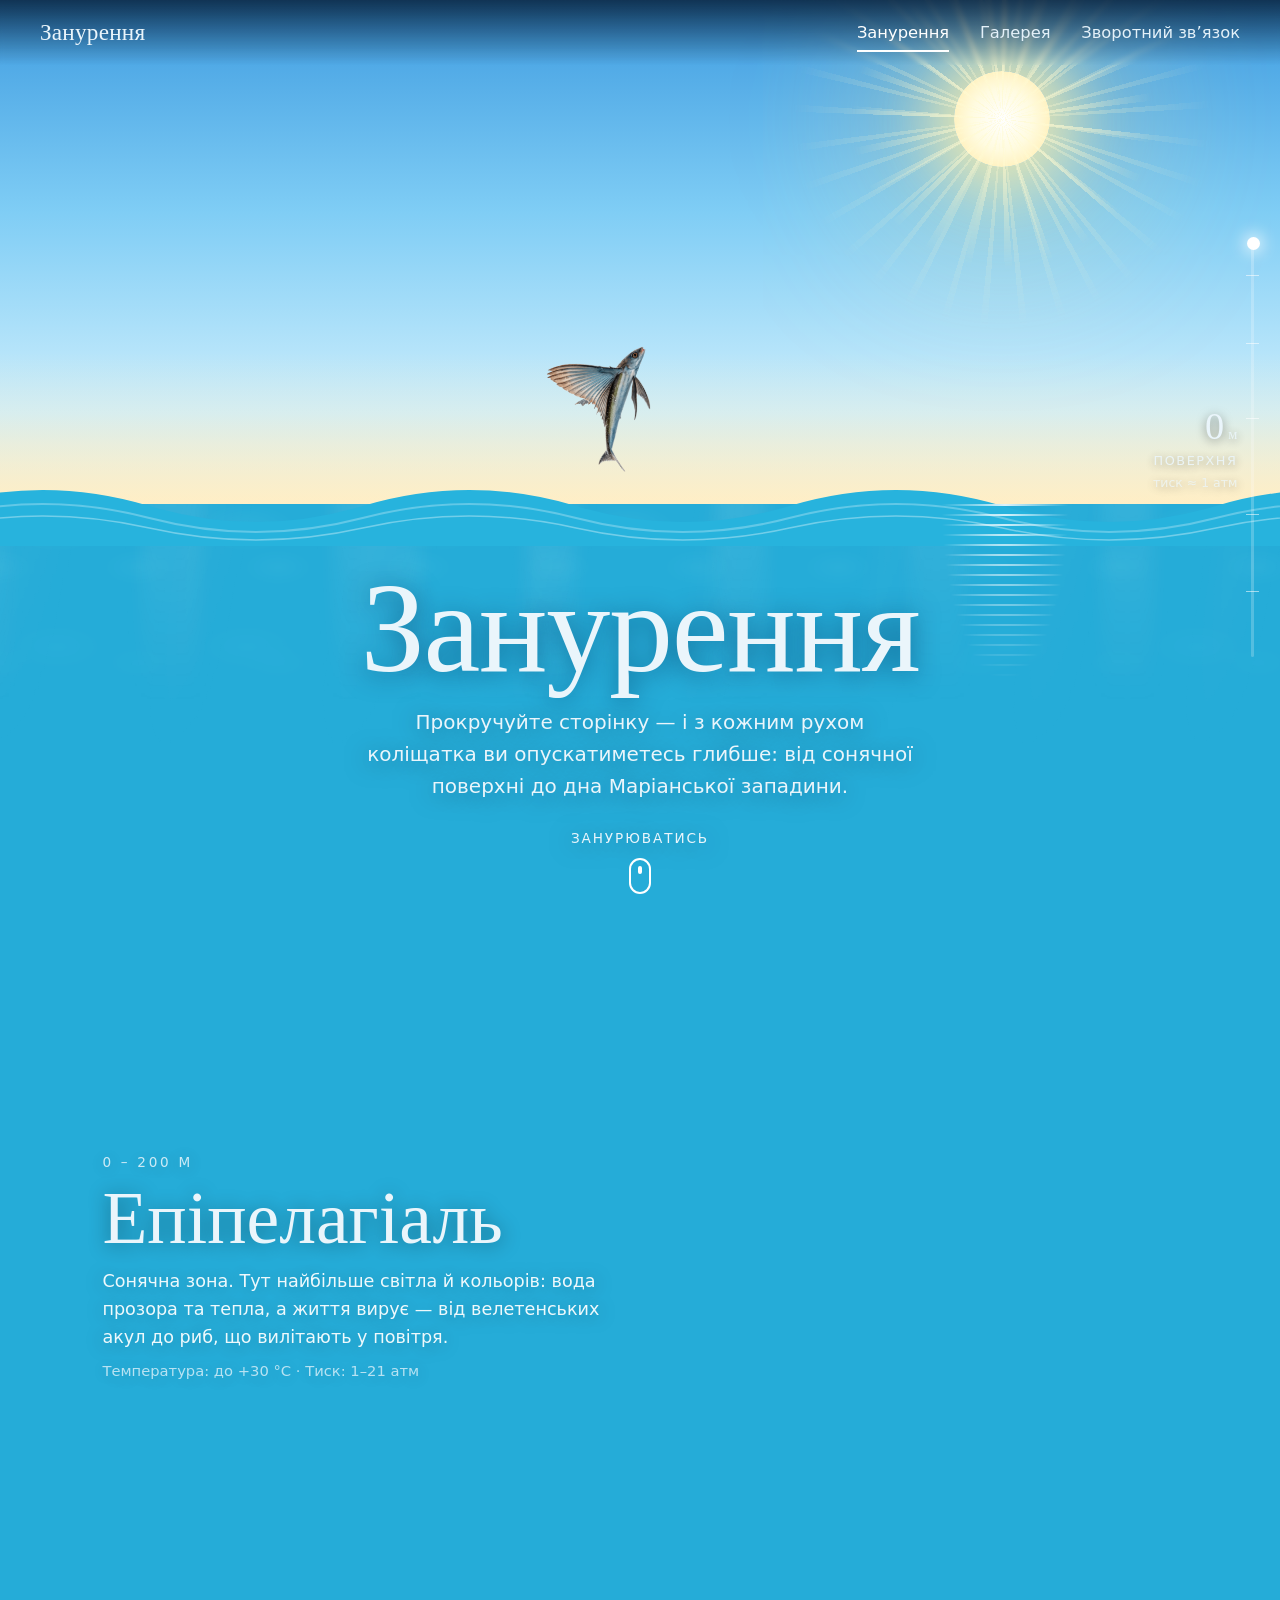
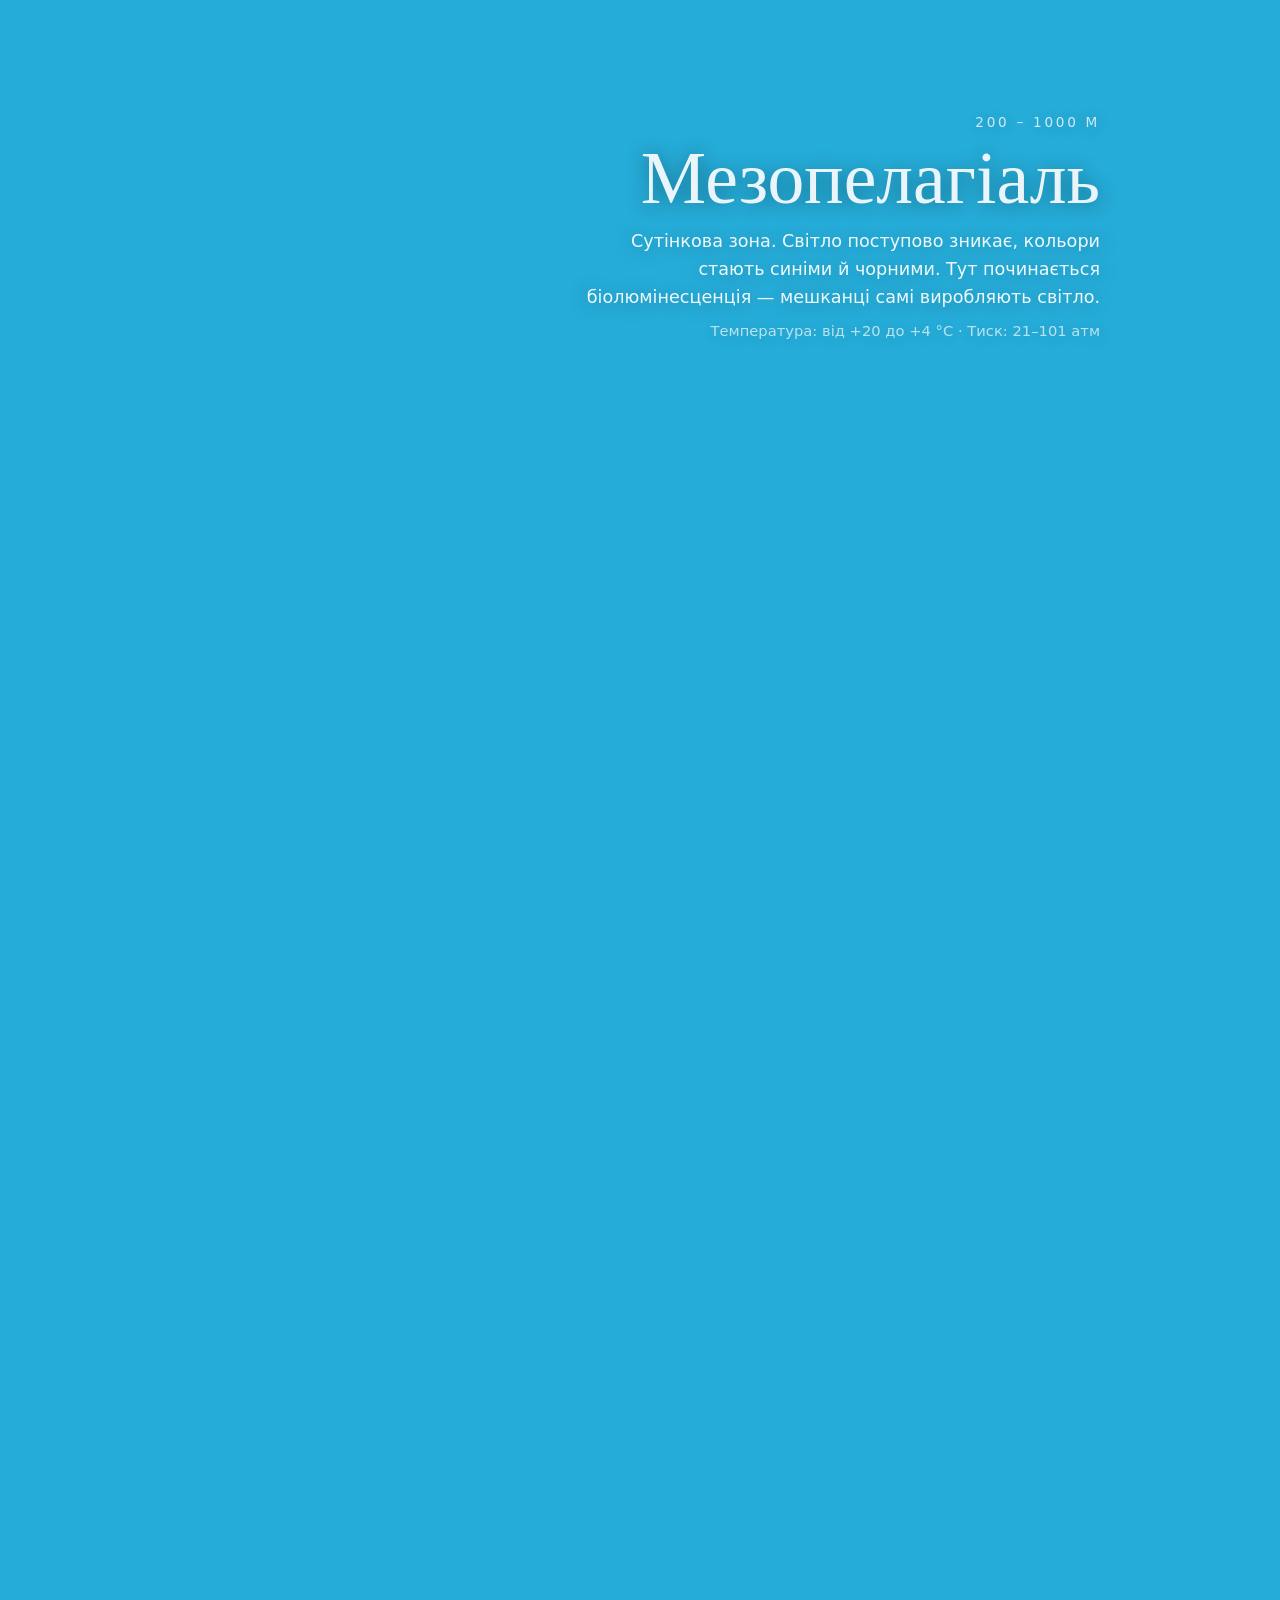
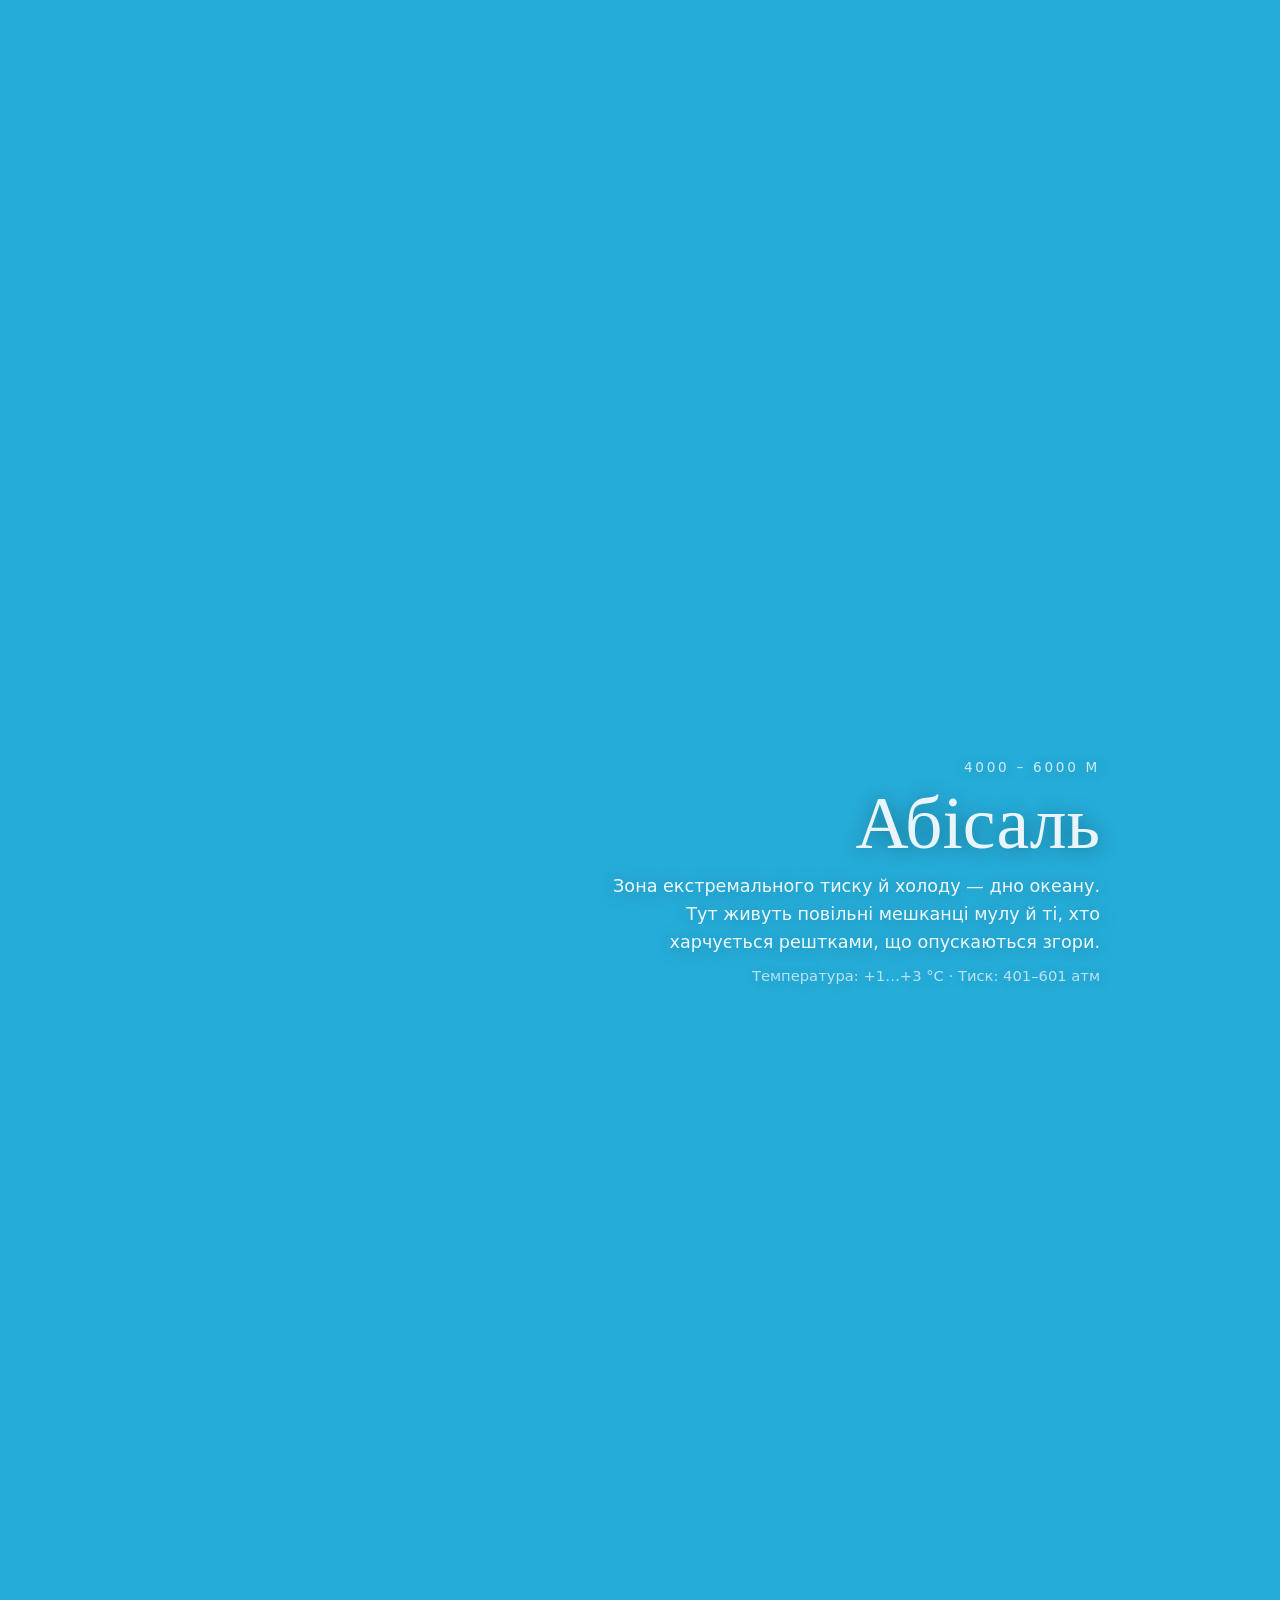
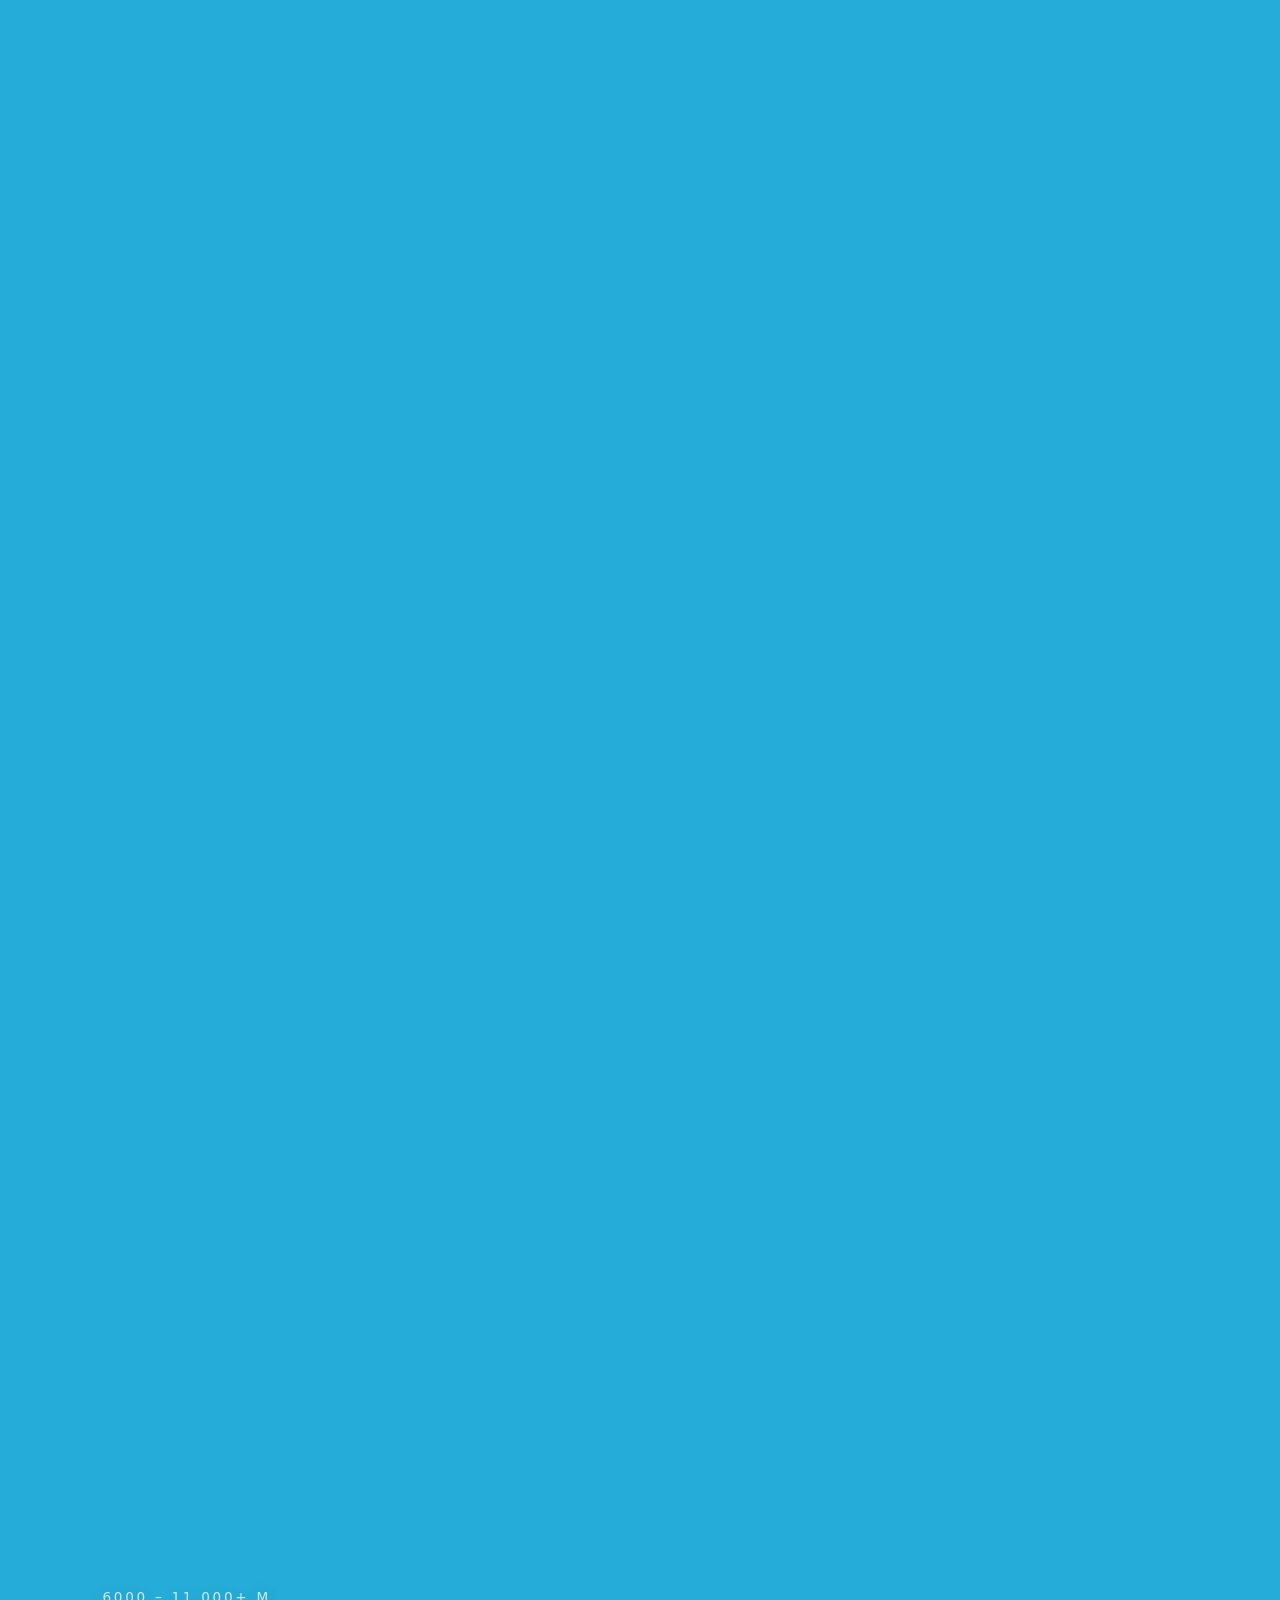
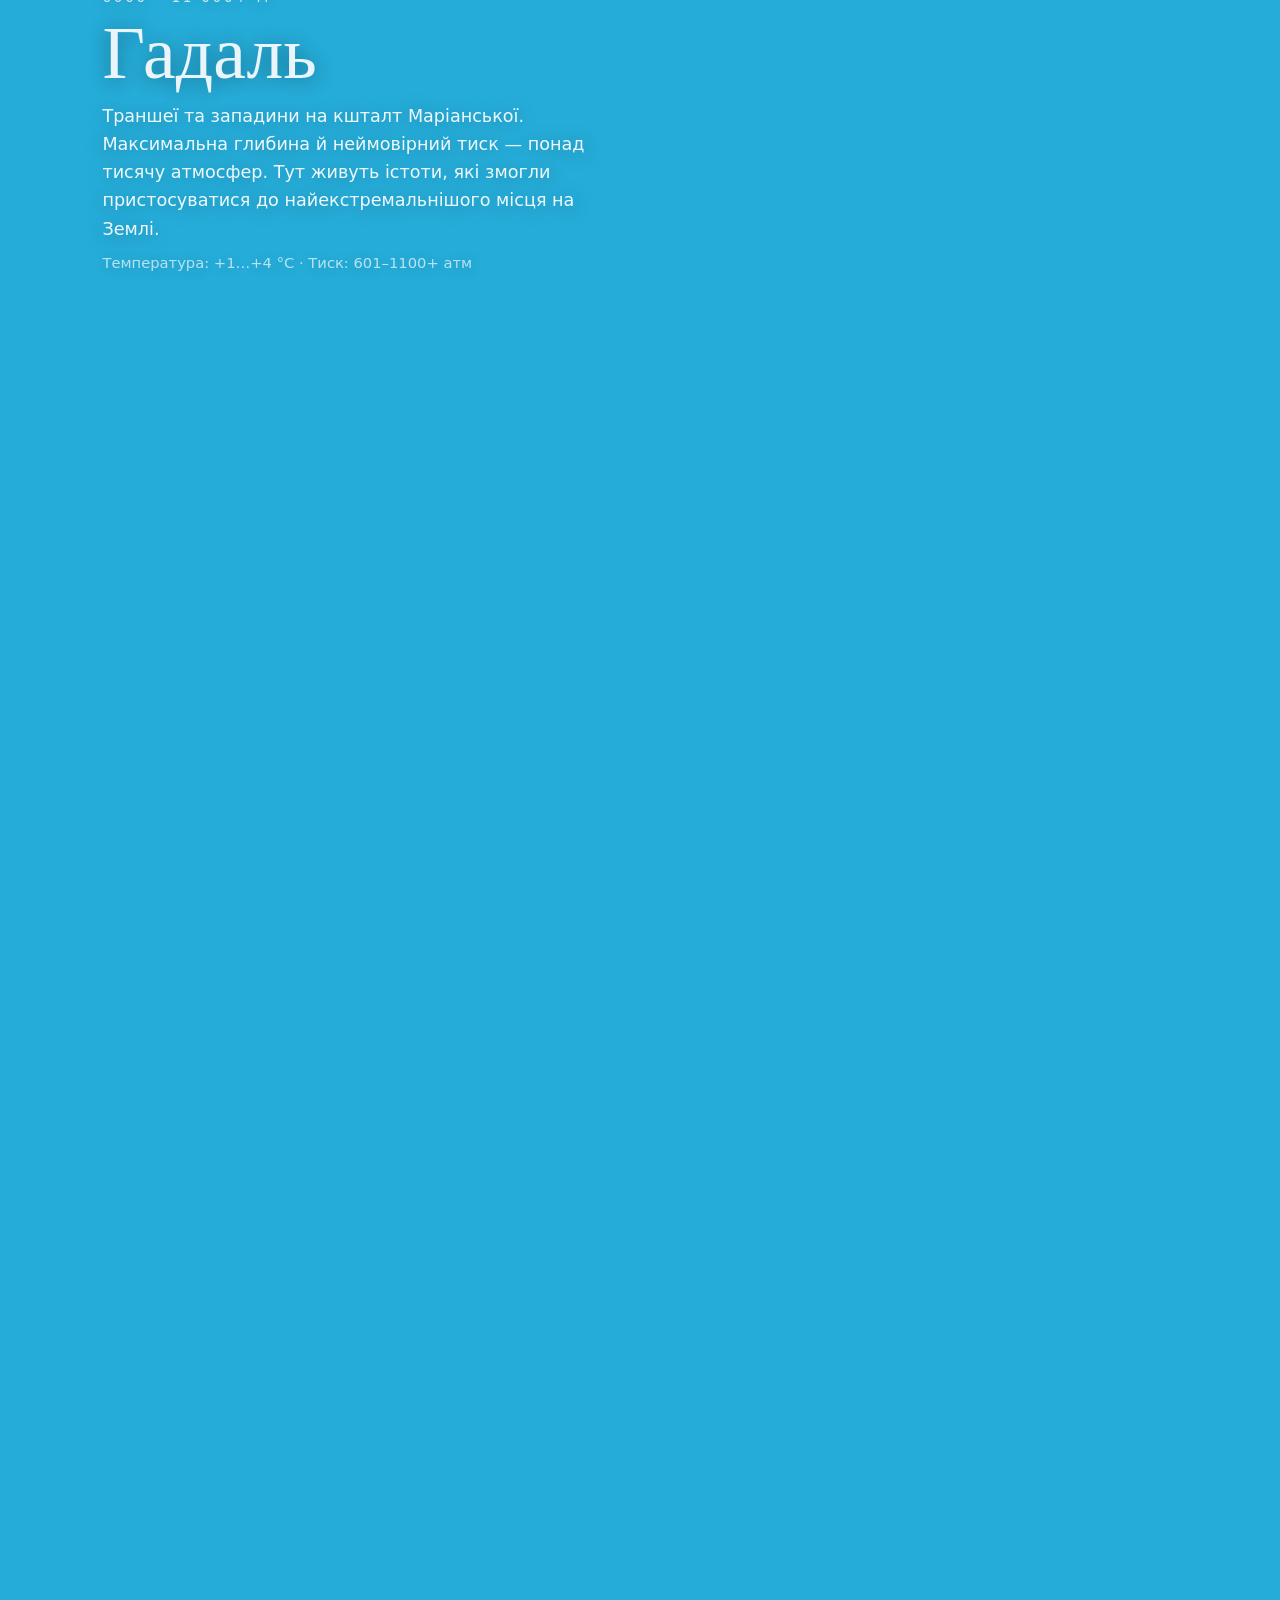
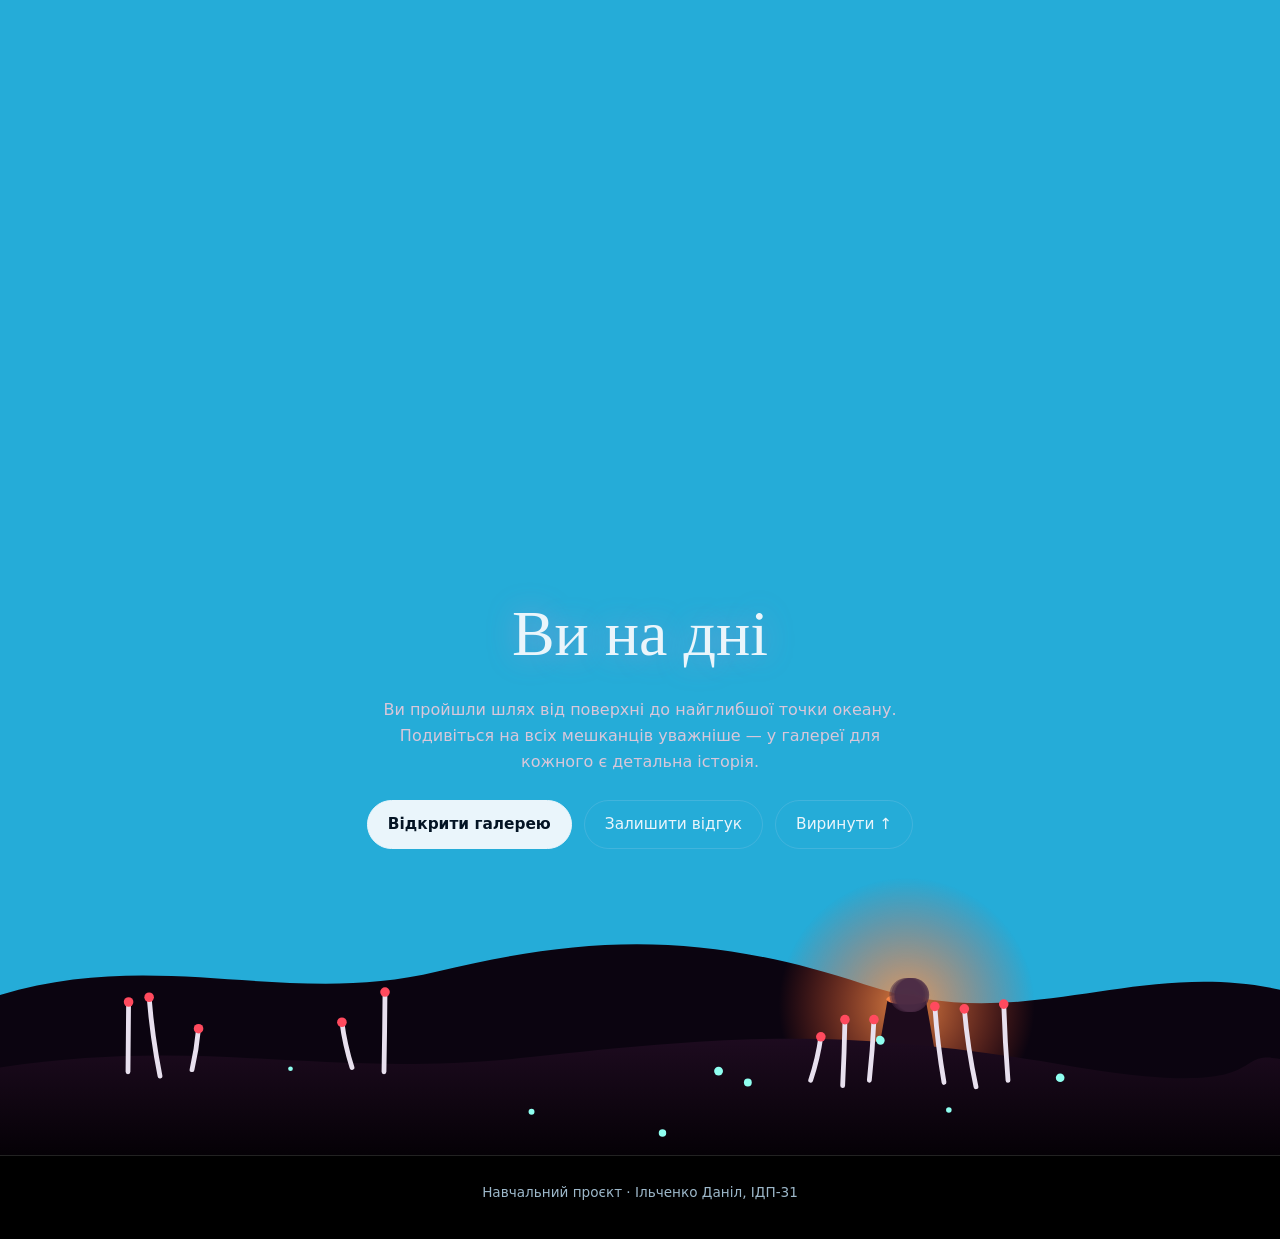
<file: index.html>
<!DOCTYPE html>
<html lang="uk">
<head>
  <meta charset="UTF-8">
  <meta name="viewport" content="width=device-width, initial-scale=1">
  <title>Занурення — подорож на дно океану</title>
  <meta name="description" content="Імерсивний сайт: прокручуйте сторінку та занурюйтесь від поверхні до Маріанської западини.">
  <link rel="stylesheet" href="css/style.css">
</head>
<body class="dive">
  <div id="bg"></div>
  <div id="rays"></div>
  <canvas id="snow"></canvas>
  <div id="vignette" aria-hidden="true"></div>
  <div id="lure" aria-hidden="true"></div>

  <header class="site-header">
    <a class="brand" href="index.html">Занурення</a>
    <nav class="nav" aria-label="Основне меню">
      <a href="index.html" aria-current="page">Занурення</a>
      <a href="gallery.html">Галерея</a>
      <a href="contact.html">Зворотний зв’язок</a>
    </nav>
  </header>

  <!-- Шкала глибини -->
  <aside class="hud" aria-live="off">
    <div class="hud-read">
      <div class="hud-depth"><span id="depthNum">0</span><small>м</small></div>
      <div class="hud-zone" id="depthZone">Поверхня</div>
      <div class="hud-press">тиск ≈ <span id="pressNum">1</span> атм</div>
    </div>
    <div class="hud-bar" id="hudBar"><div class="hud-fill" id="hudFill"></div><div class="hud-dot" id="hudDot"></div></div>
  </aside>

  <!-- Компактна глибина для телефона -->
  <div class="pill" id="pill" aria-hidden="true"><b id="pillNum">0</b> м · <span id="pillZone">Поверхня</span></div>

  <main>
    <!-- Поверхня -->
    <section class="hero" id="top">
      <div class="sky"><div class="sun"></div><div class="cloud c1"></div><div class="cloud c2"></div></div>
      <svg class="waves" viewBox="0 0 1200 80" preserveAspectRatio="none" aria-hidden="true">
        <path d="M-60 40 Q 40 8 140 40 T 340 40 T 540 40 T 740 40 T 940 40 T 1140 40 T 1340 40 V80 H-60Z" fill="#27b3dd"/>
        <path d="M-60 52 Q 40 24 140 52 T 340 52 T 540 52 T 740 52 T 940 52 T 1140 52 T 1340 52" fill="none" stroke="#fff" stroke-opacity=".5" stroke-width="2"/>
      </svg>
      <div class="hero-text">
        <h1>Занурення</h1>
        <p>Прокручуйте сторінку — і з кожним рухом коліщатка ви опускатиметесь глибше: від сонячної поверхні до дна Маріанської западини.</p>
        <a class="scroll-cue" href="#epi"><span>Занурюватись</span><i></i></a>
      </div>
    </section>

    <section class="zone" id="epi" data-zone="epi">
      <div class="zone-intro">
        <div class="range">0 – 200 м</div>
        <h2>Епіпелагіаль</h2>
        <p>Сонячна зона. Тут найбільше світла й кольорів: вода прозора та тепла, а життя вирує — від велетенських акул до риб, що вилітають у повітря.</p>
        <div class="temp">Температура: до +30 °C · Тиск: 1–21 атм</div>
      </div>
    </section>

    <section class="zone right" id="meso" data-zone="meso">
      <div class="zone-intro">
        <div class="range">200 – 1000 м</div>
        <h2>Мезопелагіаль</h2>
        <p>Сутінкова зона. Світло поступово зникає, кольори стають синіми й чорними. Тут починається біолюмінесценція — мешканці самі виробляють світло.</p>
        <div class="temp">Температура: від +20 до +4 °C · Тиск: 21–101 атм</div>
      </div>
    </section>

    <section class="zone" id="bathy" data-zone="bathy">
      <div class="zone-intro">
        <div class="range">1000 – 4000 м</div>
        <h2>Батіпелагіаль</h2>
        <p>Північна зона. Абсолютна темрява. Єдине світло — це світіння самих тварин. Рухайте курсором: його світло, як приманка вудильника, розкриє істот у темряві.</p>
        <div class="temp">Температура: +2…+4 °C · Тиск: 101–401 атм</div>
      </div>
    </section>

    <section class="zone right" id="abyss" data-zone="abyss">
      <div class="zone-intro">
        <div class="range">4000 – 6000 м</div>
        <h2>Абісаль</h2>
        <p>Зона екстремального тиску й холоду — дно океану. Тут живуть повільні мешканці мулу й ті, хто харчується рештками, що опускаються згори.</p>
        <div class="temp">Температура: +1…+3 °C · Тиск: 401–601 атм</div>
      </div>
    </section>

    <section class="zone" id="hadal" data-zone="hadal">
      <div class="zone-intro">
        <div class="range">6000 – 11 000+ м</div>
        <h2>Гадаль</h2>
        <p>Траншеї та западини на кшталт Маріанської. Максимальна глибина й неймовірний тиск — понад тисячу атмосфер. Тут живуть істоти, які змогли пристосуватися до найекстремальнішого місця на Землі.</p>
        <div class="temp">Температура: +1…+4 °C · Тиск: 601–1100+ атм</div>
      </div>
    </section>

    <section class="bottom" id="bottom">
      <div>
        <h2>Ви на дні</h2>
        <p>Ви пройшли шлях від поверхні до найглибшої точки океану. Подивіться на всіх мешканців уважніше — у галереї для кожного є детальна історія.</p>
        <div class="btns">
          <a class="btn primary" href="gallery.html">Відкрити галерею</a>
          <a class="btn" href="contact.html">Залишити відгук</a>
          <a class="btn" href="#top">Виринути ↑</a>
        </div>
      </div>
    </section>
  </main>

  <footer class="site-footer" style="background:#000;border-color:#222">Навчальний проєкт · Ільченко Даніл, ІДП-31</footer>

  <script src="js/data.js"></script>
  <script src="js/dive.js"></script>
  <script src="js/extra.js"></script>
</body>
</html>
</file>
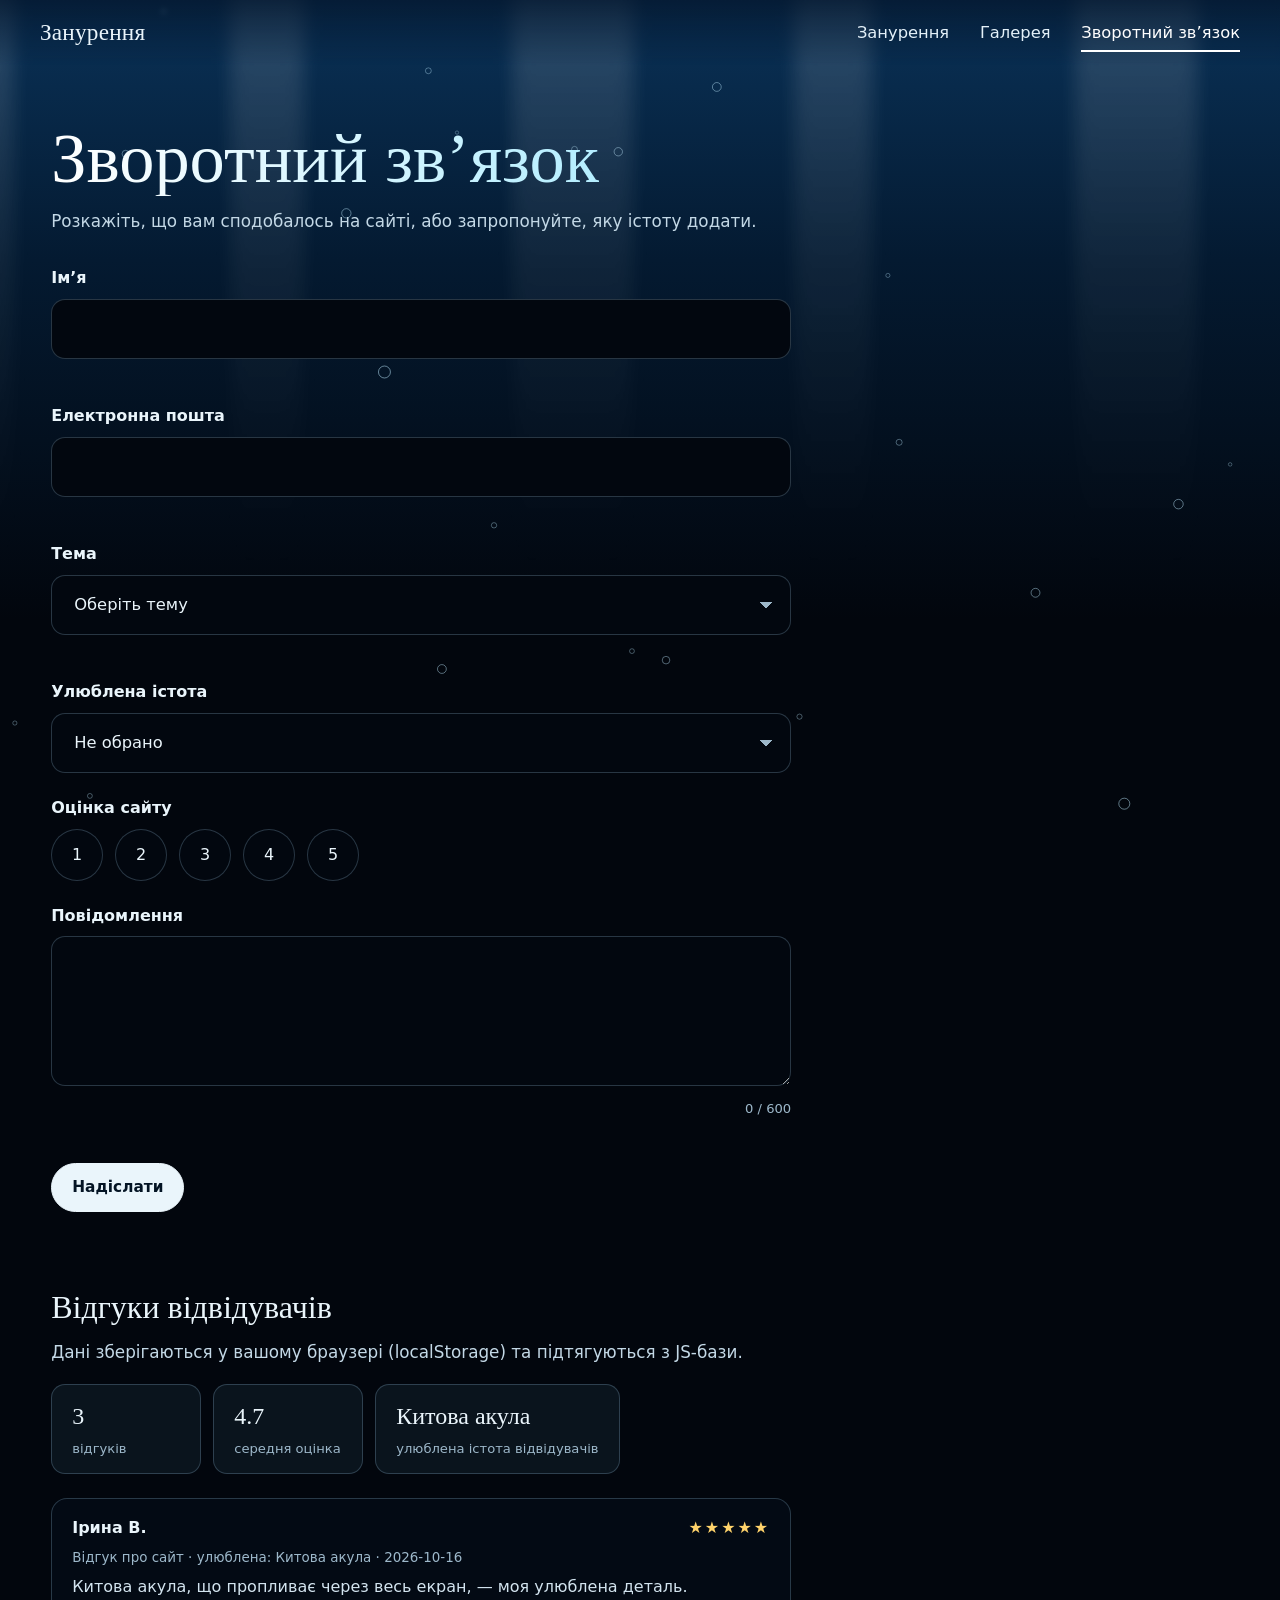
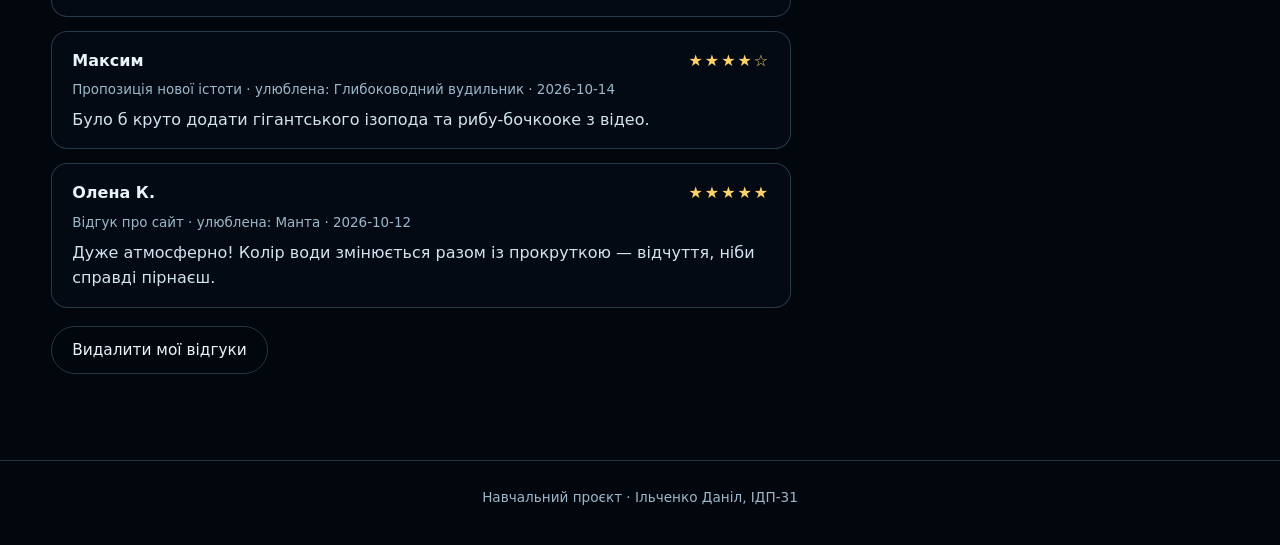
<file: contact.html>
<!DOCTYPE html>
<html lang="uk">
<head>
  <meta charset="UTF-8">
  <meta name="viewport" content="width=device-width, initial-scale=1">
  <title>Зворотний зв’язок — Занурення</title>
  <meta name="description" content="Залишіть відгук про сайт або запропонуйте істоту, яку варто додати.">
  <link rel="stylesheet" href="css/style.css">
</head>
<body class="page">
  <header class="site-header">
    <a class="brand" href="index.html">Занурення</a>
    <nav class="nav" aria-label="Основне меню">
      <a href="index.html">Занурення</a>
      <a href="gallery.html">Галерея</a>
      <a href="contact.html" aria-current="page">Зворотний зв’язок</a>
    </nav>
  </header>

  <main class="container">
    <div class="form-wrap">
      <h1 class="page-title">Зворотний зв’язок</h1>
      <p class="page-lead">Розкажіть, що вам сподобалось на сайті, або запропонуйте, яку істоту додати.</p>

      <form id="form" novalidate>
        <div class="field" data-f="name">
          <label for="name">Ім’я</label>
          <input type="text" id="name" name="name" autocomplete="name" maxlength="60">
          <p class="err" id="err-name"></p>
        </div>

        <div class="field" data-f="email">
          <label for="email">Електронна пошта</label>
          <input type="email" id="email" name="email" autocomplete="email">
          <p class="err" id="err-email"></p>
        </div>

        <div class="field" data-f="topic">
          <label for="topic">Тема</label>
          <select id="topic" name="topic">
            <option value="">Оберіть тему</option>
            <option>Відгук про сайт</option>
            <option>Пропозиція нової істоти</option>
            <option>Помилка на сайті</option>
            <option>Інше</option>
          </select>
          <p class="err" id="err-topic"></p>
        </div>

        <div class="field" data-f="fav">
          <label for="fav">Улюблена істота</label>
          <select id="fav" name="fav"><option value="">Не обрано</option></select>
        </div>

        <fieldset class="field" data-f="rating">
          <legend>Оцінка сайту</legend>
          <div class="rating" id="rating"></div>
        </fieldset>

        <div class="field" data-f="message">
          <label for="message">Повідомлення</label>
          <textarea id="message" name="message" maxlength="600"></textarea>
          <div class="count"><span id="cnt">0</span> / 600</div>
          <p class="err" id="err-message"></p>
        </div>

        <button class="btn primary" type="submit">Надіслати</button>
      </form>

      <section class="reviews" aria-labelledby="rv-title">
        <h2 id="rv-title">Відгуки відвідувачів</h2>
        <p class="page-lead" style="margin:0">Дані зберігаються у вашому браузері (localStorage) та підтягуються з JS-бази.</p>
        <div class="stats" id="stats"></div>
        <div class="review-list" id="reviews"></div>
        <p style="margin-top:18px"><button class="btn" id="clear" type="button">Видалити мої відгуки</button></p>
      </section>
    </div>
  </main>

  <div class="modal-backdrop toast-modal" id="thanks" role="dialog" aria-modal="true" aria-labelledby="thTitle">
    <div class="modal">
      <div class="modal-content">
        <div class="big">🐋</div>
        <h2 id="thTitle">Дякуємо за відгук!</h2>
        <p id="thText">Ваше повідомлення збережено.</p>
        <div class="modal-actions" style="justify-content:center">
          <a class="btn primary" href="gallery.html">До галереї</a>
          <button class="btn" id="thClose" type="button">Закрити</button>
        </div>
      </div>
    </div>
  </div>

  <footer class="site-footer">Навчальний проєкт · Ільченко Даніл, ІДП-31</footer>

  <script src="js/fx.js"></script>
  <script src="js/data.js"></script>
  <script src="js/contact.js"></script>
</body>
</html>
</file>
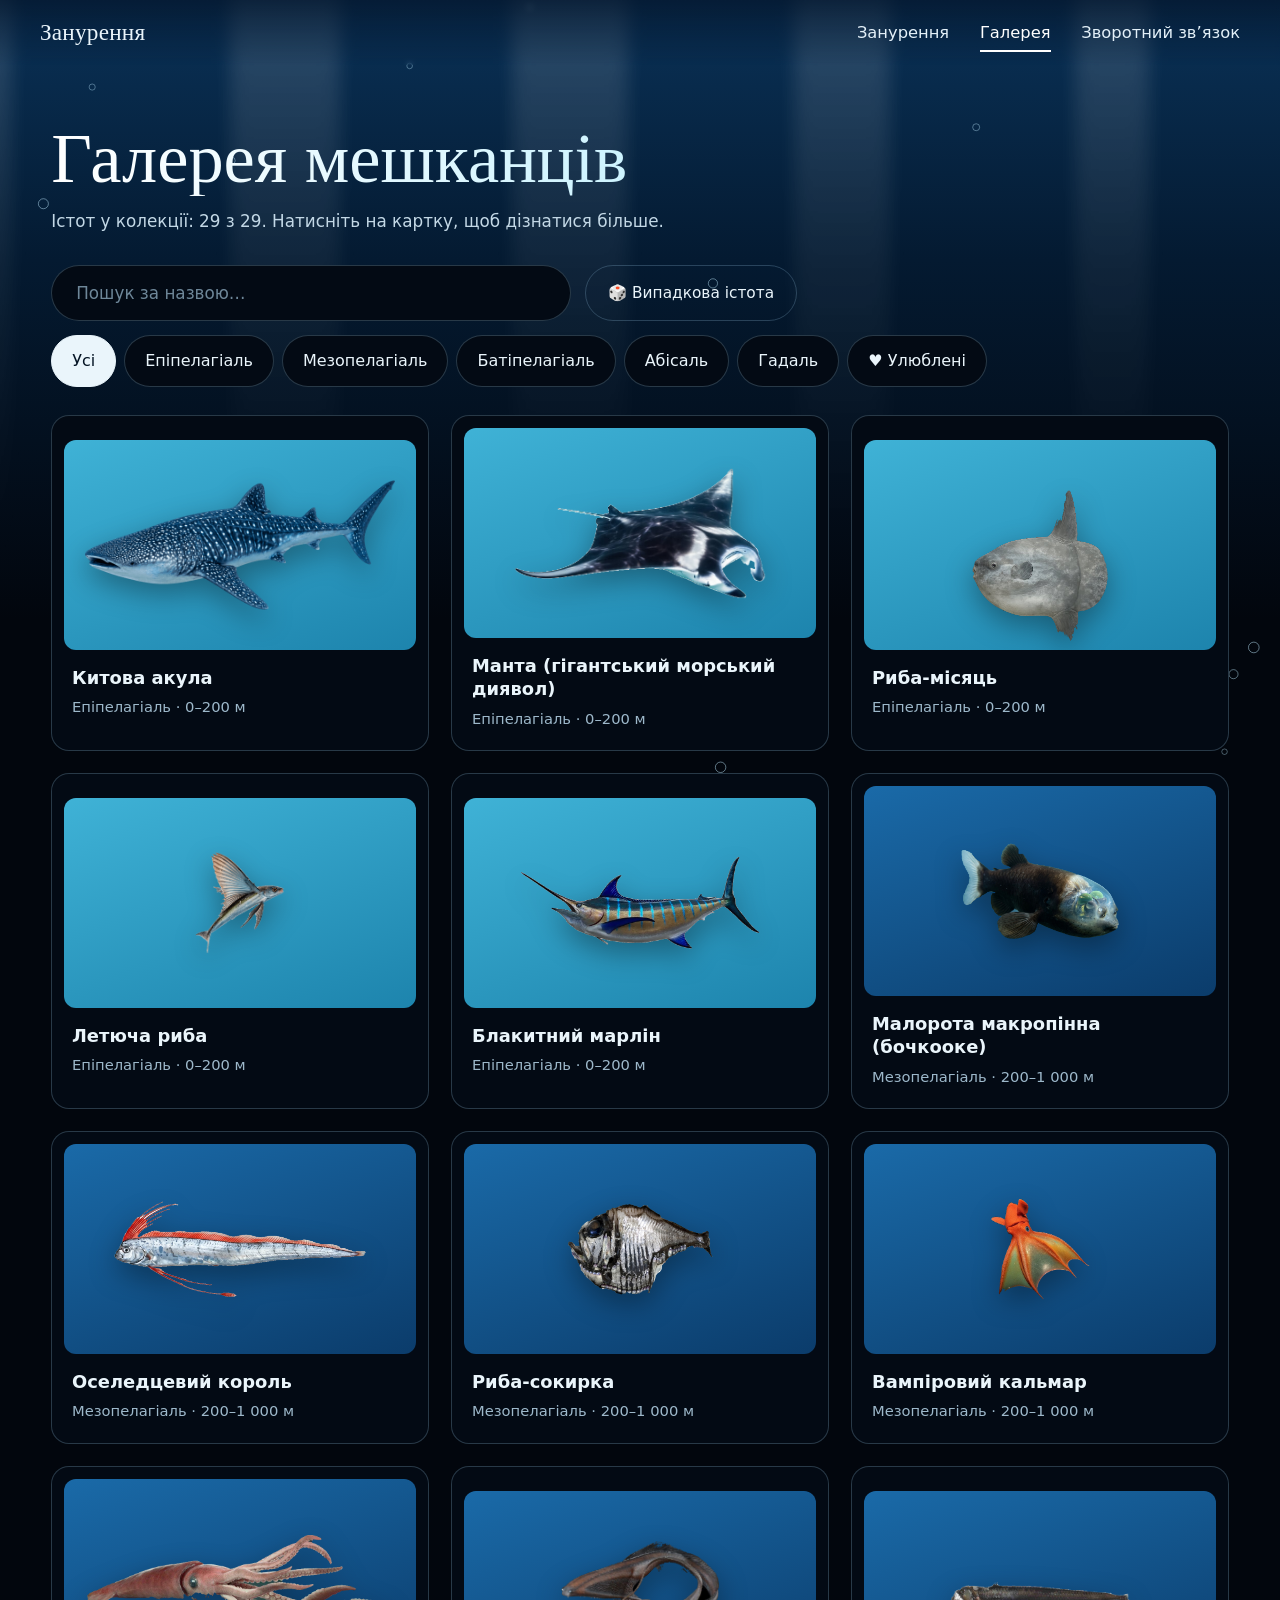
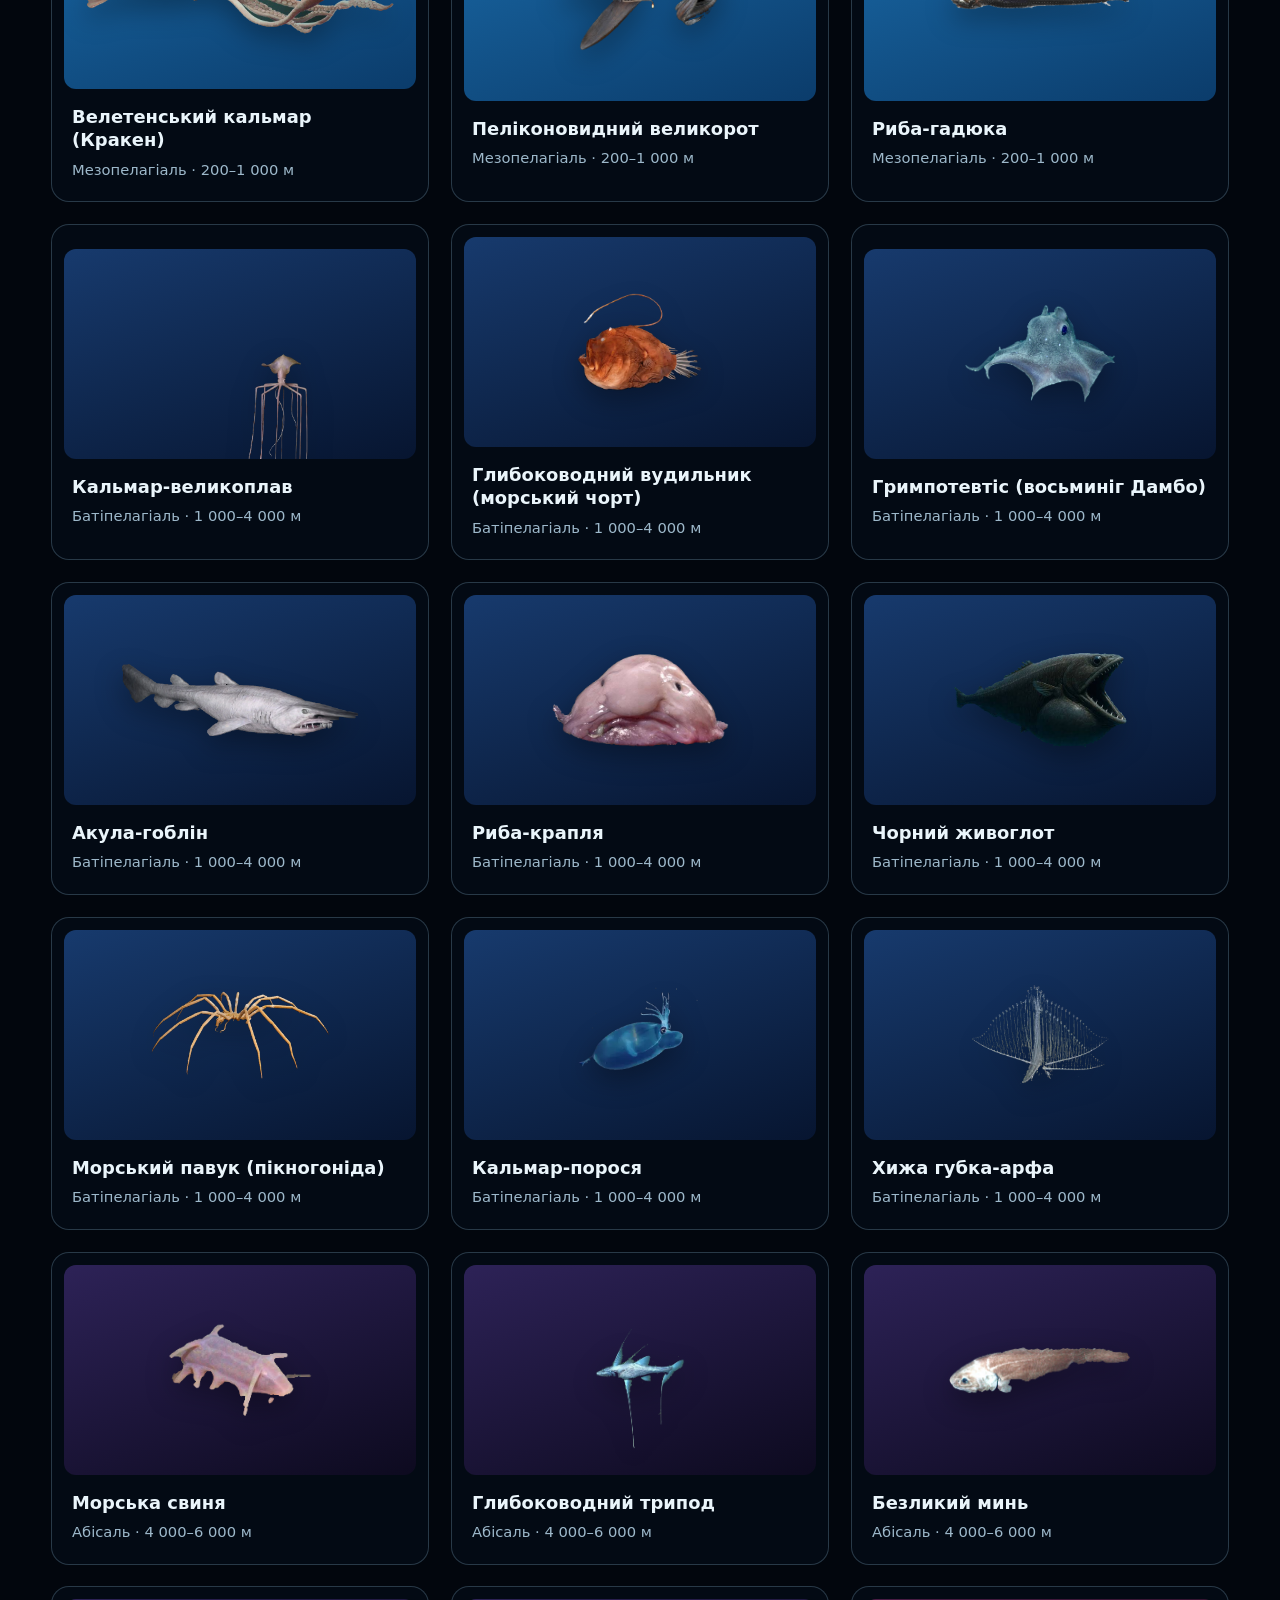
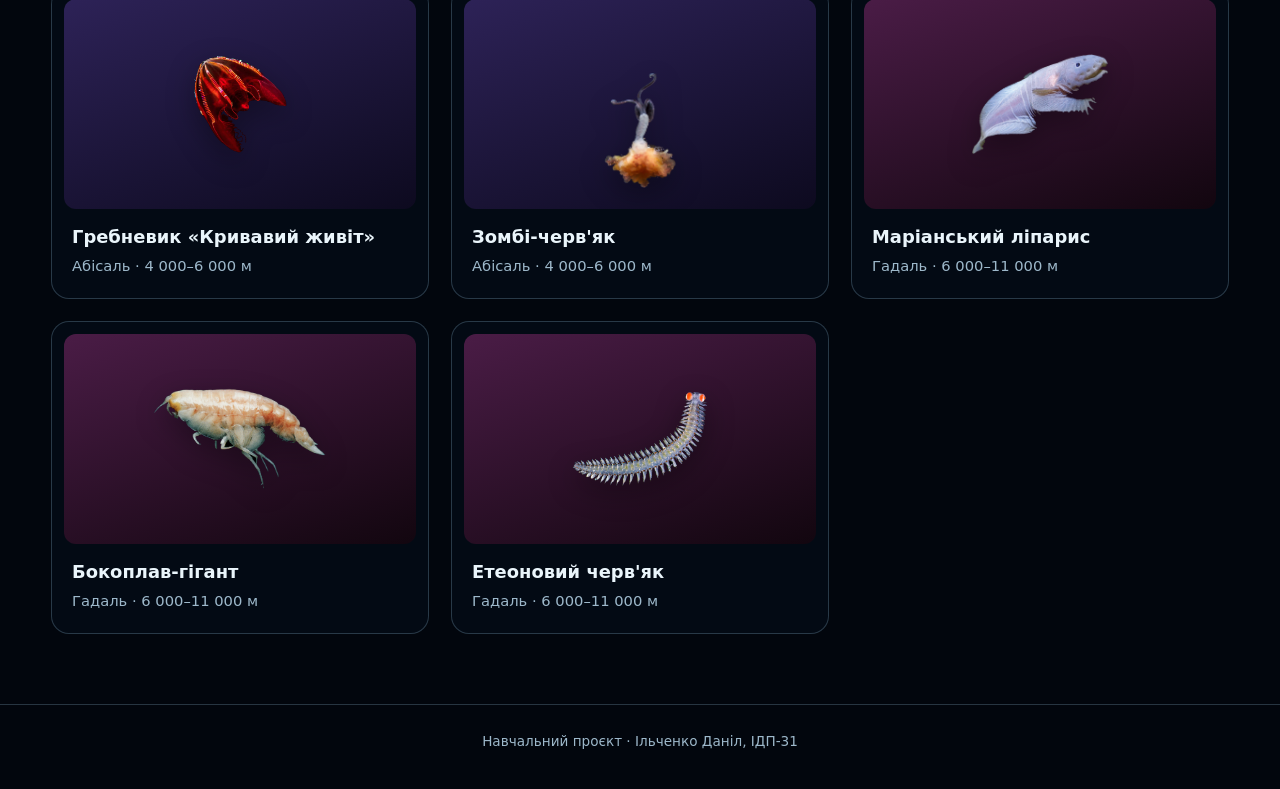
<file: gallery.html>
<!DOCTYPE html>
<html lang="uk">
<head>
  <meta charset="UTF-8">
  <meta name="viewport" content="width=device-width, initial-scale=1">
  <title>Галерея мешканців — Занурення</title>
  <meta name="description" content="Галерея глибоководних мешканців океану: від китової акули до істот Маріанської западини.">
  <link rel="stylesheet" href="css/style.css">
</head>
<body class="page">
  <header class="site-header">
    <a class="brand" href="index.html">Занурення</a>
    <nav class="nav" aria-label="Основне меню">
      <a href="index.html">Занурення</a>
      <a href="gallery.html" aria-current="page">Галерея</a>
      <a href="contact.html">Зворотний зв’язок</a>
    </nav>
  </header>

  <main class="container">
    <h1 class="page-title">Галерея мешканців</h1>
    <p class="page-lead" id="count" aria-live="polite"></p>

    <div class="toolbar">
      <input class="search" id="search" type="search" placeholder="Пошук за назвою…" aria-label="Пошук за назвою" autocomplete="off">
      <button class="btn" id="rand" type="button">🎲 Випадкова істота</button>
      <div class="chips" id="chips" role="group" aria-label="Фільтр за зоною"></div>
    </div>

    <div class="grid" id="grid"></div>
    <p class="empty" id="empty" hidden>Нічого не знайдено. Спробуйте інший запит або зону.</p>
  </main>

  <!-- Модальне вікно -->
  <div class="modal-backdrop" id="modal" role="dialog" aria-modal="true" aria-labelledby="mTitle">
    <article class="modal">
      <button class="modal-close" id="mClose" aria-label="Закрити">×</button>
      <div class="modal-media" id="mMedia"></div>
      <div class="modal-content">
        <span class="tag" id="mTag"></span>
        <div class="dbar" id="mDepth" title="Глибина проживання"><span class="dbar-fill"></span></div>
        <div class="dbar-l"><span>поверхня</span><span>11 000 м</span></div>
        <h2 id="mTitle"></h2>
        <p class="latin" id="mLatin"></p>
        <div id="mDesc"></div>
        <div class="facts" id="mFacts"></div>
        <p class="fun" id="mFun"></p>
        <div class="modal-actions">
          <button class="btn" id="mFav" aria-pressed="false">♡ Додати в улюблені</button>
          <a class="btn primary" id="mWrite" href="contact.html">Написати про цю істоту</a>
        </div>
        <div class="modal-nav">
          <button class="btn" id="mPrev">← Попередня</button>
          <button class="btn" id="mNext">Наступна →</button>
        </div>
      </div>
    </article>
  </div>

  <footer class="site-footer">Навчальний проєкт · Ільченко Даніл, ІДП-31</footer>

  <script src="js/fx.js"></script>
  <script src="js/data.js"></script>
  <script src="js/gallery.js"></script>
</body>
</html>
</file>
<file: css/style.css>
/* ===== Базові змінні ===== */
:root {
  --ink: #eaf5fb;
  --muted: #9db8ca;
  --line: rgba(160, 205, 235, .24);
  --accent: #6fe3ff;
  --glow: #5ff5d0;
  --panel: rgba(3, 10, 20, .78);
  --serif: Georgia, "Times New Roman", "Noto Serif", serif;
  --sans: "Segoe UI", system-ui, -apple-system, Roboto, Arial, sans-serif;
}
* { box-sizing: border-box; }
html { scroll-behavior: smooth; }
body {
  margin: 0;
  font-family: var(--sans);
  color: var(--ink);
  background: #02060d;
  line-height: 1.6;
  -webkit-font-smoothing: antialiased;
}
img { max-width: 100%; display: block; }
a { color: inherit; }
:focus-visible { outline: 2px solid var(--accent); outline-offset: 3px; border-radius: 6px; }

/* ===== Шапка ===== */
.site-header {
  position: fixed; inset: 0 0 auto 0; z-index: 50;
  display: flex; align-items: center; justify-content: space-between; gap: 16px;
  padding: 14px clamp(16px, 4vw, 40px);
  background: linear-gradient(180deg, rgba(4, 22, 44, .78), rgba(4, 22, 44, 0));
  backdrop-filter: blur(2px);
}
.brand { font-family: var(--serif); font-size: 1.45rem; text-decoration: none; letter-spacing: .01em; }
.nav { display: flex; gap: clamp(14px, 2.4vw, 34px); }
.nav a {
  text-decoration: none; font-size: 1.02rem; padding: 4px 0;
  border-bottom: 2px solid transparent; color: #e4f1f9;
  transition: border-color .2s, color .2s;
}
.nav a:hover { color: #fff; border-color: rgba(255, 255, 255, .5); }
.nav a[aria-current="page"] { border-color: #fff; color: #fff; }

/* ===== Внутрішні сторінки (галерея, форма) ===== */
body.page {
  background: linear-gradient(180deg, #0a3258 0, #041a31 260px, #02060d 620px) #02060d;
  min-height: 100vh;
}
.container { width: min(1180px, 92vw); margin: 0 auto; padding: 120px 0 70px; }
.page-title { font-family: var(--serif); font-weight: 400; font-size: clamp(2.4rem, 6vw, 4.4rem); line-height: 1.08; margin: 0 0 12px; }
.page-lead { color: #c3d8e6; margin: 0 0 30px; font-size: 1.05rem; }
.site-footer { text-align: center; color: var(--muted); font-size: .85rem; padding: 26px 16px 36px; border-top: 1px solid var(--line); }

/* ===== Панель пошуку та фільтри ===== */
.toolbar { display: flex; flex-wrap: wrap; gap: 14px; align-items: center; margin-bottom: 28px; }
.search {
  flex: 1 1 280px; max-width: 520px; height: 56px; padding: 0 24px;
  background: #030a14; color: var(--ink); border: 1px solid var(--line); border-radius: 999px;
  font: inherit; font-size: 1.05rem;
}
.search::placeholder { color: #6e8799; }
.chips { display: flex; flex-wrap: wrap; gap: 8px; }
.chip {
  font: inherit; color: var(--ink); background: #030a14; cursor: pointer;
  border: 1px solid var(--line); border-radius: 999px; padding: 12px 20px; font-size: 1rem;
  transition: background .2s, color .2s, transform .15s;
}
.chip:hover { transform: translateY(-1px); border-color: rgba(190, 225, 245, .5); }
.chip[aria-pressed="true"] { background: #eaf5fb; color: #041424; border-color: #eaf5fb; }

/* ===== Картки галереї ===== */
.grid { display: grid; grid-template-columns: repeat(auto-fill, minmax(280px, 1fr)); gap: 22px; }
.card {
  text-align: left; padding: 0; cursor: pointer; font: inherit; color: inherit;
  background: #030a14; border: 1px solid var(--line); border-radius: 18px; overflow: hidden;
  transition: transform .25s, border-color .25s, box-shadow .25s;
  animation: cardIn .5s both;
}
.card:hover { transform: translateY(-5px); border-color: rgba(150, 220, 255, .55); box-shadow: 0 16px 40px rgba(0, 0, 0, .5), 0 0 30px rgba(80, 190, 240, .14); }
@keyframes cardIn { from { opacity: 0; transform: translateY(14px); } to { opacity: 1; transform: none; } }
.card-img {
  position: relative; height: 210px; margin: 12px 12px 0; border-radius: 12px;
  display: grid; place-items: center; overflow: hidden;
  background: var(--zone-bg, linear-gradient(#2fa9cf, #1b7ea8));
}
.card-img img { max-width: 86%; max-height: 82%; object-fit: contain; filter: drop-shadow(0 10px 14px rgba(0, 0, 0, .35)); transition: transform .5s; }
.card:hover .card-img img { transform: scale(1.07) rotate(-1.5deg); }
.card-img .ph { width: 54%; opacity: .75; }
.card-img .ph-note { position: absolute; bottom: 8px; left: 0; right: 0; text-align: center; font-size: .75rem; color: rgba(255, 255, 255, .6); }
.card-fav { position: absolute; top: 8px; right: 10px; font-size: 1.25rem; color: #ff7b9c; text-shadow: 0 0 10px rgba(0, 0, 0, .5); }
.card-body { padding: 16px 20px 20px; }
.card-body h3 { margin: 0 0 6px; font-size: 1.12rem; line-height: 1.3; }
.card-body p { margin: 0; color: var(--muted); font-size: .92rem; }
.empty { color: var(--muted); padding: 40px 0; }

.z-epi   { --zone-bg: linear-gradient(160deg, #3fb2d6, #1d84ad); }
.z-meso  { --zone-bg: linear-gradient(160deg, #1a6aa8, #0b3c6b); }
.z-bathy { --zone-bg: linear-gradient(160deg, #173a6d, #071530); }
.z-abyss { --zone-bg: linear-gradient(160deg, #2d2257, #0d0a1f); }
.z-hadal { --zone-bg: linear-gradient(160deg, #4a1c46, #12060f); }

/* ===== Модальне вікно ===== */
.modal-backdrop {
  position: fixed; inset: 0; z-index: 100; display: none; place-items: center; padding: 18px;
  background: rgba(1, 5, 12, .8); backdrop-filter: blur(6px);
}
.modal-backdrop.open { display: grid; animation: fade .2s both; }
@keyframes fade { from { opacity: 0; } to { opacity: 1; } }
.modal {
  position: relative; width: min(1020px, 100%); max-height: 92vh; overflow: auto;
  background: #040d1a; border: 1px solid var(--line); border-radius: 22px;
  display: grid; grid-template-columns: minmax(280px, 42%) 1fr;
  box-shadow: 0 30px 90px rgba(0, 0, 0, .7);
  animation: pop .3s both;
}
@keyframes pop { from { opacity: 0; transform: scale(.96) translateY(10px); } to { opacity: 1; transform: none; } }
.modal-media { display: grid; place-items: center; padding: 24px; min-height: 280px; background: var(--zone-bg); border-radius: 22px 0 0 22px; position: relative; }
.modal-media img { max-height: 340px; object-fit: contain; filter: drop-shadow(0 14px 18px rgba(0, 0, 0, .4)); animation: floaty 6s ease-in-out infinite; }
.modal-media .ph { width: 55%; opacity: .75; }
@keyframes floaty { 50% { transform: translateY(-10px) rotate(1deg); } }
.modal-content { padding: 30px 34px 28px; }
.modal-content h2 { font-family: var(--serif); font-weight: 400; font-size: clamp(1.7rem, 3.4vw, 2.4rem); line-height: 1.15; margin: 0 0 4px; }
.latin { color: var(--accent); font-style: italic; margin: 0 0 14px; }
.tag { display: inline-block; font-size: .82rem; border: 1px solid var(--line); border-radius: 999px; padding: 3px 12px; color: #cfe6f4; margin-bottom: 16px; }
.modal-content p { margin: 0 0 12px; color: #d5e6f1; }
.facts { display: grid; grid-template-columns: repeat(auto-fit, minmax(150px, 1fr)); gap: 10px; margin: 18px 0; }
.fact { background: rgba(120, 190, 230, .08); border: 1px solid var(--line); border-radius: 12px; padding: 10px 14px; }
.fact b { display: block; font-size: .72rem; letter-spacing: .06em; text-transform: uppercase; color: var(--muted); font-weight: 600; }
.fact span { font-size: .98rem; }
.fun { border-left: 3px solid var(--glow); padding: 6px 0 6px 14px; color: #c8f7ea; margin: 16px 0; font-size: .96rem; }
.modal-actions { display: flex; flex-wrap: wrap; gap: 10px; margin-top: 18px; }
.btn {
  font: inherit; cursor: pointer; text-decoration: none; display: inline-flex; align-items: center; gap: 8px;
  padding: 11px 20px; border-radius: 999px; border: 1px solid var(--line);
  background: transparent; color: var(--ink); font-size: .96rem; transition: background .2s, transform .15s;
}
.btn:hover { background: rgba(160, 215, 245, .12); transform: translateY(-1px); }
.btn.primary { background: #eaf5fb; color: #041424; border-color: #eaf5fb; font-weight: 600; }
.btn.primary:hover { background: #fff; }
.btn[aria-pressed="true"] { border-color: #ff7b9c; color: #ff9db6; }
.modal-close {
  position: absolute; top: 12px; right: 14px; z-index: 3; width: 42px; height: 42px; border-radius: 50%;
  background: rgba(3, 10, 20, .7); color: #fff; border: 1px solid var(--line); font-size: 1.4rem; cursor: pointer;
}
.modal-nav { display: flex; justify-content: space-between; margin-top: 22px; padding-top: 16px; border-top: 1px solid var(--line); }

/* ===== Форма зворотного зв'язку ===== */
.form-wrap { max-width: 740px; }
.field { margin-bottom: 22px; }
.field label, .field legend { display: block; font-weight: 600; margin-bottom: 8px; padding: 0; }
.field input[type="text"], .field input[type="email"], .field select, .field textarea {
  width: 100%; font: inherit; font-size: 1.02rem; color: var(--ink); background: #02070f;
  border: 1px solid var(--line); border-radius: 14px; padding: 16px 22px;
}
.field select { appearance: none; background-image: linear-gradient(45deg, transparent 50%, #9db8ca 50%), linear-gradient(135deg, #9db8ca 50%, transparent 50%); background-position: calc(100% - 24px) 50%, calc(100% - 18px) 50%; background-size: 6px 6px; background-repeat: no-repeat; }
.field textarea { min-height: 150px; resize: vertical; }
.field input:focus, .field select:focus, .field textarea:focus { outline: none; border-color: var(--accent); box-shadow: 0 0 0 3px rgba(111, 227, 255, .18); }
.field.invalid input, .field.invalid select, .field.invalid textarea { border-color: #ff7b8c; }
.err { color: #ff9aa8; font-size: .86rem; margin: 6px 0 0; min-height: 1.2em; }
fieldset.field { border: 0; padding: 0; margin: 0 0 22px; }
.rating { display: flex; gap: 12px; }
.rating input { position: absolute; opacity: 0; pointer-events: none; }
.rating label {
  width: 52px; height: 52px; border-radius: 50%; display: grid; place-items: center; margin: 0; cursor: pointer;
  border: 1px solid var(--line); background: #02070f; font-weight: 400; transition: all .2s;
}
.rating label:hover { border-color: var(--accent); }
.rating input:checked + label { background: var(--accent); color: #031320; border-color: var(--accent); font-weight: 700; box-shadow: 0 0 18px rgba(111, 227, 255, .45); }
.rating input:focus-visible + label { outline: 2px solid #fff; outline-offset: 3px; }
.count { color: var(--muted); font-size: .82rem; text-align: right; margin-top: 4px; }

/* Відгуки (дані з «бази») */
.reviews { margin-top: 70px; }
.reviews h2 { font-family: var(--serif); font-weight: 400; font-size: 2rem; margin: 0 0 6px; }
.stats { display: flex; flex-wrap: wrap; gap: 12px; margin: 18px 0 24px; }
.stat { background: rgba(120, 190, 230, .08); border: 1px solid var(--line); border-radius: 14px; padding: 12px 20px; min-width: 150px; }
.stat b { display: block; font-size: 1.5rem; font-family: var(--serif); font-weight: 400; }
.stat span { color: var(--muted); font-size: .82rem; }
.review-list { display: grid; gap: 14px; }
.review { background: #030a14; border: 1px solid var(--line); border-radius: 16px; padding: 16px 20px; animation: cardIn .4s both; }
.review header { display: flex; flex-wrap: wrap; justify-content: space-between; gap: 6px 16px; margin-bottom: 6px; }
.review .stars { color: #ffd36b; letter-spacing: 2px; }
.review .meta { color: var(--muted); font-size: .84rem; }
.review p { margin: 6px 0 0; color: #d3e4ef; }
.badge { font-size: .72rem; border: 1px solid var(--line); border-radius: 999px; padding: 1px 9px; margin-left: 8px; color: var(--muted); }

.toast-modal .modal { grid-template-columns: 1fr; width: min(460px, 100%); text-align: center; }
.toast-modal .modal-content { padding: 40px 32px 30px; }
.toast-modal .big { font-size: 3rem; }

/* ============================================================
   ГОЛОВНА: занурення
   ============================================================ */
body.dive { background: #1b8fc0; overflow-x: hidden; }
#bg { position: fixed; inset: 0; z-index: -4; background: #27b3dd; }
#rays {
  position: fixed; inset: 0; z-index: -3; pointer-events: none; opacity: 1;
  background:
    repeating-linear-gradient(100deg, rgba(255,255,255,0) 0 90px, rgba(255,255,255,.07) 120px, rgba(255,255,255,0) 170px),
    radial-gradient(120% 70% at 50% -10%, rgba(210,245,255,.55), rgba(210,245,255,0) 70%);
  mask-image: linear-gradient(#000, transparent 85%);
  -webkit-mask-image: linear-gradient(#000, transparent 85%);
  animation: rayShift 14s ease-in-out infinite alternate;
}
@keyframes rayShift { to { background-position: 120px 0, 0 0; } }
#snow { position: fixed; inset: 0; z-index: -2; pointer-events: none; width: 100%; height: 100%; }
#lure {
  position: fixed; left: 0; top: 0; z-index: 30; pointer-events: none; width: 360px; height: 360px; margin: -180px 0 0 -180px;
  border-radius: 50%; opacity: 0; mix-blend-mode: screen;
  background: radial-gradient(circle, rgba(130, 255, 235, .55) 0, rgba(70, 200, 255, .22) 24%, rgba(40, 120, 255, 0) 62%);
  will-change: transform, opacity;
}
#lure::after { content: ""; position: absolute; left: 50%; top: 50%; width: 14px; height: 14px; margin: -7px; border-radius: 50%; background: #d8fff8; box-shadow: 0 0 22px 8px rgba(120, 255, 230, .8); }

/* Шкала глибини */
.hud {
  position: fixed; right: clamp(10px, 2vw, 28px); top: 50%; transform: translateY(-50%); z-index: 40;
  display: flex; align-items: stretch; gap: 14px; pointer-events: none;
}
.hud-read { text-align: right; align-self: center; text-shadow: 0 2px 10px rgba(0, 0, 0, .5); min-width: 150px; }
.hud-depth { font-family: var(--serif); font-size: clamp(1.7rem, 3vw, 2.5rem); line-height: 1; }
.hud-depth small { font-size: .9rem; margin-left: 4px; opacity: .8; }
.hud-zone { font-size: .8rem; letter-spacing: .12em; text-transform: uppercase; opacity: .85; margin-top: 6px; }
.hud-press { font-size: .78rem; opacity: .7; margin-top: 2px; }
.hud-bar { position: relative; width: 3px; height: 46vh; border-radius: 3px; background: rgba(255, 255, 255, .22); }
.hud-fill { position: absolute; left: 0; top: 0; width: 100%; height: 0; border-radius: 3px; background: #fff; box-shadow: 0 0 12px rgba(255,255,255,.7); }
.hud-dot { position: absolute; left: 50%; top: 0; width: 13px; height: 13px; margin: -6px 0 0 -6px; border-radius: 50%; background: #fff; box-shadow: 0 0 16px 3px rgba(255,255,255,.8); }
.hud-tick { position: absolute; left: -5px; width: 13px; height: 1px; background: rgba(255,255,255,.55); }

/* Hero */
.hero { position: relative; height: 112vh; min-height: 620px; overflow: hidden; }
.sky { position: absolute; inset: 0 0 auto 0; height: 50%; background: linear-gradient(#5cb8ec 0, #a9dcf6 60%, #e5f6ff 100%); }
.sun { position: absolute; top: 14%; right: 18%; width: 90px; height: 90px; border-radius: 50%; background: #fff7d1; box-shadow: 0 0 80px 30px rgba(255, 244, 190, .75); }
.cloud { position: absolute; background: #fff; border-radius: 99px; opacity: .85; filter: blur(1px); animation: drift linear infinite; }
.cloud::before, .cloud::after { content: ""; position: absolute; background: #fff; border-radius: 50%; }
.cloud::before { width: 55%; height: 160%; left: 14%; top: -70%; }
.cloud::after { width: 40%; height: 120%; right: 12%; top: -45%; }
.c1 { width: 190px; height: 34px; top: 16%; left: -220px; animation-duration: 90s; }
.c2 { width: 130px; height: 24px; top: 30%; left: -160px; animation-duration: 120s; animation-delay: -50s; opacity: .7; }
@keyframes drift { to { transform: translateX(calc(100vw + 400px)); } }
.waves { position: absolute; left: 0; right: 0; top: calc(50% - 38px); height: 80px; width: 100%; }
.waves path { animation: wave 7s ease-in-out infinite alternate; }
.waves path:nth-child(2) { animation-duration: 9s; animation-direction: alternate-reverse; opacity: .55; }
@keyframes wave { from { transform: translateX(-30px); } to { transform: translateX(30px); } }
.hero-text { position: absolute; left: 0; right: 0; top: 56%; text-align: center; padding: 0 18px; z-index: 3; text-shadow: 0 3px 24px rgba(0, 50, 90, .55); }
.hero-text h1 { font-family: var(--serif); font-weight: 400; margin: 0; font-size: clamp(3.2rem, 11vw, 8rem); line-height: 1; letter-spacing: -.01em; }
.hero-text p { margin: 14px auto 0; max-width: 560px; font-size: clamp(1rem, 2vw, 1.25rem); }
.scroll-cue { display: inline-flex; flex-direction: column; align-items: center; gap: 8px; margin-top: 26px; font-size: .85rem; letter-spacing: .14em; text-transform: uppercase; text-decoration: none; }
.scroll-cue i { width: 22px; height: 36px; border: 2px solid #fff; border-radius: 12px; position: relative; }
.scroll-cue i::after { content: ""; position: absolute; left: 50%; top: 6px; width: 4px; height: 8px; margin-left: -2px; border-radius: 2px; background: #fff; animation: wheel 1.6s infinite; }
@keyframes wheel { 0% { opacity: 1; transform: translateY(0); } 100% { opacity: 0; transform: translateY(14px); } }
.jumper { position: absolute; z-index: 2; width: clamp(70px, 9vw, 120px); left: 0; top: 0; will-change: transform; display: block; }

/* Зони */
.zone { position: relative; min-height: 240vh; overflow: hidden; }
.zone-intro { position: relative; z-index: 5; width: min(620px, 86vw); margin: 0 auto 0 clamp(18px, 8vw, 140px); padding-top: 16vh; text-shadow: 0 2px 20px rgba(0, 0, 0, .4); }
.zone-intro .range { font-size: .85rem; letter-spacing: .2em; text-transform: uppercase; opacity: .85; }
.zone-intro h2 { font-family: var(--serif); font-weight: 400; font-size: clamp(2.4rem, 6vw, 4.6rem); line-height: 1.05; margin: 6px 0 10px; }
.zone-intro p { margin: 0 0 8px; font-size: 1.1rem; max-width: 520px; color: rgba(255, 255, 255, .92); }
.zone-intro .temp { font-size: .92rem; opacity: .75; }
.zone.right .zone-intro { margin: 0 clamp(180px, 14vw, 240px) 0 auto; text-align: right; }
.zone.right .zone-intro p { margin-left: auto; }

.swimmer { position: absolute; z-index: 4; display: block; will-change: transform; text-decoration: none; }
.swimmer img { width: 100%; height: auto; filter: drop-shadow(0 22px 26px rgba(0, 25, 50, .35)); }
.swimmer .bob { display: block; animation: bob 5s ease-in-out infinite; }
.swimmer .tip {
  position: absolute; left: 50%; bottom: -6px; transform: translate(-50%, 100%); white-space: nowrap;
  background: rgba(2, 10, 20, .75); border: 1px solid var(--line); border-radius: 999px; padding: 4px 14px; font-size: .85rem;
  opacity: 0; transition: opacity .25s; pointer-events: none;
}
.swimmer:hover .tip, .swimmer:focus-visible .tip { opacity: 1; }
@keyframes bob { 0%, 100% { transform: translateY(0) rotate(-.8deg); } 50% { transform: translateY(-16px) rotate(1.2deg); } }

/* Біолюмінесцентні мітки істот без фото */
.biolabel {
  position: absolute; z-index: 4; display: flex; align-items: center; gap: 12px; text-decoration: none;
  opacity: var(--lit, .5); transition: opacity .2s; will-change: opacity;
  color: var(--bio, #bff7ff); text-shadow: 0 0 14px var(--bio, #5ff5d0);
}
.biolabel .orb {
  flex: none; width: 14px; height: 14px; border-radius: 50%;
  background: var(--bio, #5ff5d0); box-shadow: 0 0 14px 4px var(--bio, #5ff5d0), 0 0 40px 12px color-mix(in srgb, var(--bio, #5ff5d0) 45%, transparent);
  animation: pulse 3.2s ease-in-out infinite;
}
.biolabel b { display: block; font-weight: 600; font-size: 1.05rem; }
.biolabel i { display: block; font-size: .8rem; opacity: .75; }
.biolabel:hover { opacity: 1 !important; }
@keyframes pulse { 0%, 100% { transform: scale(1); opacity: .85; } 50% { transform: scale(1.5); opacity: 1; } }

/* Кінець */
.bottom { position: relative; min-height: 80vh; display: grid; place-items: center; text-align: center; padding: 20vh 18px 12vh; z-index: 5; }
.bottom h2 { font-family: var(--serif); font-weight: 400; font-size: clamp(2.2rem, 5.5vw, 4rem); margin: 0 0 12px; }
.bottom p { max-width: 520px; margin: 0 auto 26px; color: #d9c7da; }
.bottom .btns { display: flex; justify-content: center; flex-wrap: wrap; gap: 12px; }

/* ===== Адаптивність ===== */
@media (max-width: 860px) {
  .modal { grid-template-columns: 1fr; }
  .modal-media { border-radius: 22px 22px 0 0; min-height: 220px; }
  .modal-media img { max-height: 220px; }
  .modal-content { padding: 22px 20px; }
  .hud-read { display: none; }
  .hud-bar { height: 36vh; }
  .zone.right .zone-intro { text-align: left; margin: 0 auto 0 clamp(18px, 8vw, 140px); }
  .zone.right .zone-intro p { margin-left: 0; }
}
@media (max-width: 560px) {
  .site-header { flex-direction: column; align-items: flex-start; gap: 4px; padding-top: 10px; }
  .nav { gap: 16px; } .nav a { font-size: .95rem; }
  .container { padding-top: 110px; }
  .rating label { width: 46px; height: 46px; }
}
@media (prefers-reduced-motion: reduce) {
  html { scroll-behavior: auto; }
  *, *::before, *::after { animation-duration: .01ms !important; animation-iteration-count: 1 !important; }
}

.credit { font-size: .8rem; color: var(--muted) !important; font-style: italic; }

/* більше місця для зон, де багато істот */
#meso { min-height: 265vh; }
#bathy { min-height: 340vh; }
#abyss { min-height: 270vh; }

/* ===== Покращення анімацій ===== */
#vignette { position: fixed; inset: 0; z-index: -1; pointer-events: none; opacity: 0;
  background: radial-gradient(ellipse at 50% 45%, rgba(0,0,0,0) 38%, rgba(0,0,0,.78) 100%); }

/* хвильове «виляння» тіла + власний ритм кожної істоти */
.swimmer img { transform: scaleX(var(--fx, 1)); animation: wag var(--wag, 3.4s) ease-in-out infinite; transform-origin: 50% 50%; }
@keyframes wag {
  0%, 100% { transform: scaleX(var(--fx, 1)) skewY(-1.6deg) scaleY(1); }
  50%      { transform: scaleX(var(--fx, 1)) skewY(1.6deg) scaleY(.985); }
}

/* поява заголовків зон */
.zone-intro.rv { opacity: 0; transform: translateY(34px); transition: opacity .9s ease, transform .9s cubic-bezier(.2,.7,.2,1); }
.zone-intro.rv.in { opacity: 1; transform: none; }

/* вступна анімація hero */
.hero-text h1 { animation: rise 1.3s .15s cubic-bezier(.2,.7,.2,1) both; }
.hero-text p { animation: rise 1.3s .5s cubic-bezier(.2,.7,.2,1) both; }
.scroll-cue { animation: rise 1.3s .9s cubic-bezier(.2,.7,.2,1) both; }
@keyframes rise { from { opacity: 0; transform: translateY(26px); filter: blur(6px); } to { opacity: 1; transform: none; filter: none; } }

/* кола на воді від летючих риб */
.splash { position: absolute; z-index: 2; width: 64px; height: 14px; margin: -7px 0 0 -32px; border: 2px solid rgba(255,255,255,.75);
  border-radius: 50%; pointer-events: none; animation: ripple 1s ease-out forwards; }
@keyframes ripple { from { transform: scale(.2); opacity: .95; } to { transform: scale(2.4); opacity: 0; } }

/* плавний перехід між сторінками */
body.page, body.dive { animation: pageIn .6s ease; }
@keyframes pageIn { from { opacity: 0; } to { opacity: 1; } }

/* компактна глибина (телефон) */
.pill { display: none; position: fixed; left: 50%; bottom: calc(14px + env(safe-area-inset-bottom)); transform: translateX(-50%); z-index: 45;
  padding: 7px 16px; border-radius: 999px; background: rgba(2, 10, 20, .55); backdrop-filter: blur(8px); -webkit-backdrop-filter: blur(8px);
  border: 1px solid rgba(255,255,255,.18); font-size: .85rem; letter-spacing: .02em; white-space: nowrap; pointer-events: none; }
.pill b { font-family: var(--serif); font-weight: 400; font-size: 1.05rem; }

/* ===== Телефон / дотик ===== */
@media (hover: none) { .swimmer .tip { display: none; } }
@media (max-width: 860px) {
  .pill { display: block; }
  .hud { right: 8px; }
  .hud-bar { height: 30vh; }
  #lure { width: 240px; height: 240px; margin: -120px 0 0 -120px; }
}
@media (max-width: 560px) {
  .zone-intro { width: calc(100vw - 64px); margin-left: 22px; padding-top: 12vh; }
  .zone.right .zone-intro { margin-left: 22px; margin-right: 0; text-align: left; }
  .zone-intro p { font-size: 1rem; }
  .hero-text { top: 54%; }
  .hero-text p { font-size: .98rem; }
  .sun { width: 64px; height: 64px; right: 12%; }
  .bottom { padding-top: 14vh; }
  .grid { grid-template-columns: repeat(auto-fill, minmax(160px, 1fr)); gap: 14px; }
  .card-img { height: 140px; margin: 8px 8px 0; }
  .card-body { padding: 12px 12px 14px; }
  .card-body h3 { font-size: .98rem; }
  .card-body p { font-size: .8rem; }
  .search { height: 50px; }
  .chip { padding: 9px 14px; font-size: .92rem; }
  .modal-backdrop { padding: 8px; }
  .modal { max-height: 96vh; border-radius: 18px; }
  .modal-media { min-height: 190px; padding: 14px; }
  .modal-media img { max-height: 190px; }
  .modal-nav { gap: 8px; } .modal-nav .btn { padding: 10px 14px; font-size: .9rem; }
  .field input[type="text"], .field input[type="email"], .field select, .field textarea { font-size: 16px; padding: 14px 18px; } /* без авто-зуму iOS */
}

/* ============================================================
   v2 — покращення: небо, сонце, хмари, птахи, промені, медузи, дно, галерея, форма
   ============================================================ */
@keyframes spin { to { transform: rotate(360deg); } }
@keyframes sunPulse { 50% { box-shadow: 0 0 80px 34px rgba(255,240,170,.85), 0 0 200px 100px rgba(255,220,140,.4); } }

/* --- небо --- */
.sky { background: linear-gradient(#3d9be0 0, #7fcdf5 42%, #cdeefc 82%, #fff1cf 100%); }
.sky::after { content: ""; position: absolute; inset: auto 0 0 0; height: 30%; background: linear-gradient(transparent, rgba(255,236,190,.55)); }
.sun { width: 96px; height: 96px; background: radial-gradient(circle, #fff 0, #fffbe0 45%, #ffe9a0 100%);
  box-shadow: 0 0 60px 24px rgba(255,240,170,.8), 0 0 160px 80px rgba(255,220,140,.35);
  animation: sunPulse 6s ease-in-out infinite; transform: translateY(calc(var(--sy, 0) * .22px)); z-index: 1; }
.sun .sr { position: absolute; inset: -110px; border-radius: 50%; animation: spin 70s linear infinite;
  background: repeating-conic-gradient(from 0deg, rgba(255,250,210,.55) 0 3deg, transparent 3deg 16deg);
  -webkit-mask-image: radial-gradient(circle, #000 18%, transparent 68%); mask-image: radial-gradient(circle, #000 18%, transparent 68%); }
.sun .sr.s2 { inset: -170px; animation-duration: 110s; animation-direction: reverse; opacity: .6;
  background: repeating-conic-gradient(from 8deg, rgba(255,250,210,.5) 0 2deg, transparent 2deg 11deg); }
.cl-layer { position: absolute; inset: 0; pointer-events: none; z-index: 1; transform: translateY(calc(var(--sy, 0) * var(--p, .1) * 1px)); }
.cl { position: absolute; left: -40vw; aspect-ratio: 3 / 1; opacity: var(--o, .9); animation: drift2 linear infinite;
  background:
    radial-gradient(circle at 24% 68%, #fff 0 21%, transparent 22%), radial-gradient(circle at 44% 46%, #fff 0 29%, transparent 30%),
    radial-gradient(circle at 66% 54%, #fff 0 25%, transparent 26%), radial-gradient(circle at 84% 70%, #fff 0 17%, transparent 18%),
    linear-gradient(#fff, #f1f9ff) 8% 78% / 84% 28% no-repeat;
  filter: drop-shadow(0 10px 8px rgba(120,170,210,.35)); }
@keyframes drift2 { to { transform: translateX(150vw); } }
.bird { position: absolute; left: -60px; z-index: 1; width: 34px; animation: fly linear infinite; }
.bird svg { display: block; width: 100%; animation: flap .55s ease-in-out infinite alternate; transform-origin: 50% 85%; }
@keyframes fly { to { transform: translate(calc(100vw + 120px), -50px); } }
@keyframes flap { to { transform: scaleY(.3); } }
.glitter { position: absolute; right: calc(18% - 40px); top: 50%; width: 170px; height: 26%; z-index: 1; pointer-events: none;
  background: repeating-linear-gradient(0deg, rgba(255,255,255,.85) 0 2px, transparent 2px 10px);
  -webkit-mask-image: radial-gradient(ellipse 50% 90% at 50% 0, #000, transparent 75%); mask-image: radial-gradient(ellipse 50% 90% at 50% 0, #000, transparent 75%);
  animation: glit 2.4s ease-in-out infinite alternate; }
@keyframes glit { from { opacity: .35; transform: scaleX(.8) translateX(-6px); } to { opacity: .95; transform: scaleX(1.15) translateX(6px); } }
.waves path.w3 { animation: wave 5s ease-in-out infinite alternate; opacity: .35; }

/* --- підводне світло --- */
#rays2, #caus { position: fixed; inset: 0; z-index: -3; pointer-events: none; overflow: hidden; }
.beam { position: absolute; top: -12%; height: 125%; transform-origin: 50% 0; mix-blend-mode: screen; filter: blur(9px);
  background: linear-gradient(180deg, rgba(255,255,255,.3), rgba(255,255,255,0) 72%); animation: beam 9s ease-in-out infinite alternate; }
@keyframes beam { from { transform: rotate(var(--r)) scaleX(.75); opacity: .3; } to { transform: rotate(calc(var(--r) + 7deg)) scaleX(1.25); opacity: .9; } }
#caus { mix-blend-mode: soft-light; -webkit-mask-image: linear-gradient(#000, transparent 80%); mask-image: linear-gradient(#000, transparent 80%);
  background:
    radial-gradient(ellipse 70px 34px at 30% 40%, rgba(255,255,255,.55), transparent 70%) 0 0 / 190px 120px,
    radial-gradient(ellipse 50px 26px at 70% 60%, rgba(255,255,255,.45), transparent 70%) 40px 30px / 140px 96px;
  animation: caus 16s linear infinite; }
@keyframes caus { to { background-position: 190px 120px, -100px 126px; } }
#glow { position: fixed; inset: 0; z-index: 3; pointer-events: none; width: 100%; height: 100%; mix-blend-mode: screen; }

/* --- вище-дно: підводний ландшафт --- */
.bottom { padding-bottom: 34vh; overflow: hidden; }
.seabed { position: absolute; left: 0; right: 0; bottom: 0; height: 40vh; pointer-events: none; z-index: -1; }
.seabed svg { width: 100%; height: 100%; display: block; }
.tw { transform-box: fill-box; transform-origin: 50% 100%; animation: sway 4s ease-in-out infinite alternate; }
@keyframes sway { from { transform: rotate(-5deg); } to { transform: rotate(5deg); } }
.smoke { animation: smoke 5s ease-out infinite; transform-box: fill-box; transform-origin: center; }
@keyframes smoke { from { transform: translateY(0) scale(.4); opacity: .55; } to { transform: translateY(-170px) scale(2.6); opacity: 0; } }
.vglow, .orb2 { animation: pulse 3.4s ease-in-out infinite; transform-box: fill-box; transform-origin: center; }
.bottom h2 { text-shadow: 0 0 30px rgba(255,140,200,.4); }

/* --- галерея --- */
.card { position: relative; animation: cardIn .6s cubic-bezier(.2,.7,.2,1) backwards;
  transform: perspective(800px) rotateX(var(--rx, 0deg)) rotateY(var(--ry, 0deg)); transition: transform .18s ease-out, border-color .25s, box-shadow .25s; }
.card:hover { transform: perspective(800px) rotateX(var(--rx, 0deg)) rotateY(var(--ry, 0deg)) translateY(-6px); }
.card::after { content: ""; position: absolute; inset: 0; border-radius: 18px; pointer-events: none; opacity: 0; transition: opacity .3s;
  background: radial-gradient(circle at var(--mx, 50%) var(--my, 0%), rgba(255,255,255,.2), transparent 55%); }
.card:hover::after { opacity: 1; }
.card-img img { transform: translate(var(--ix, 0), var(--iy, 0)); transition: transform .25s ease-out; }
.card:hover .card-img img { transform: translate(var(--ix, 0), var(--iy, 0)) scale(1.1) rotate(-1.5deg); }
.card-img::before { content: ""; position: absolute; inset: 0; opacity: 0; transition: opacity .3s; pointer-events: none; z-index: 1;
  background: radial-gradient(circle, rgba(255,255,255,.6) 0 2px, transparent 3px) 20% 0 / 38px 52px, radial-gradient(circle, rgba(255,255,255,.5) 0 1.5px, transparent 2.5px) 70% 0 / 55px 70px;
  animation: bubUp 3.5s linear infinite; }
.card:hover .card-img::before { opacity: .85; }
@keyframes bubUp { to { background-position: 20% -52px, 70% -70px; } }
.z-epi:hover, .card:hover .z-epi { box-shadow: inset 0 0 50px rgba(255,255,255,.18); }
.card:hover .z-bathy, .card:hover .z-abyss, .card:hover .z-hadal { box-shadow: inset 0 0 60px rgba(95,245,208,.18); }
#rand { height: 56px; padding: 0 22px; }
.dbar { position: relative; height: 8px; border-radius: 8px; background: linear-gradient(90deg, #27b3dd, #0a3a6b 40%, #160818); margin: 2px 0 4px; }
.dbar-fill { position: absolute; top: -4px; bottom: -4px; border-radius: 8px; background: #fff; box-shadow: 0 0 14px #fff; transition: width .9s cubic-bezier(.2,.7,.2,1); }
.dbar-l { display: flex; justify-content: space-between; font-size: .72rem; color: var(--muted); margin-bottom: 14px; }
.modal-backdrop.open .modal-content > * { animation: cardIn .5s backwards; }
.modal-backdrop.open .modal-content > :nth-child(2) { animation-delay: .05s; } .modal-backdrop.open .modal-content > :nth-child(4) { animation-delay: .1s; }
.modal-backdrop.open .modal-content > :nth-child(6) { animation-delay: .15s; } .modal-backdrop.open .modal-content > :nth-child(7) { animation-delay: .2s; }
.modal-media::before { content: ""; position: absolute; inset: 0; border-radius: inherit; pointer-events: none;
  background: radial-gradient(circle, rgba(255,255,255,.55) 0 2px, transparent 3px) 20% 0 / 46px 64px, radial-gradient(circle, rgba(255,255,255,.4) 0 1.5px, transparent 2.5px) 75% 0 / 70px 90px;
  animation: bubUp 5s linear infinite; opacity: .7; }
.modal-media::after { content: ""; position: absolute; inset: 0; border-radius: inherit; pointer-events: none;
  background: radial-gradient(ellipse at 50% 55%, rgba(255,255,255,.14), transparent 60%); animation: pulse 5s ease-in-out infinite; }

/* --- внутрішні сторінки: світло та бульбашки --- */
#pbeams { position: fixed; inset: 0; z-index: -1; pointer-events: none; overflow: hidden; opacity: .55; -webkit-mask-image: linear-gradient(#000, transparent 70%); mask-image: linear-gradient(#000, transparent 70%); }
#pfx { position: fixed; inset: 0; z-index: -1; pointer-events: none; width: 100%; height: 100%; }
.page-title { background: linear-gradient(90deg, #fff 0, #9be8ff 45%, #fff 90%); background-size: 220% 100%; -webkit-background-clip: text; background-clip: text; color: transparent; animation: titleShine 7s linear infinite, cardIn .8s backwards; }
@keyframes titleShine { to { background-position: -220% 0; } }
.nav a { position: relative; border-bottom: 0 !important; }
.nav a::after { content: ""; position: absolute; left: 0; bottom: -2px; height: 2px; width: 100%; background: #fff; transform: scaleX(0); transform-origin: left; transition: transform .3s; }
.nav a:hover::after, .nav a[aria-current="page"]::after { transform: scaleX(1); }
.btn.primary { position: relative; overflow: hidden; }
.btn.primary::after { content: ""; position: absolute; top: 0; bottom: 0; width: 40%; left: -60%; transform: skewX(-20deg); pointer-events: none;
  background: linear-gradient(100deg, transparent, rgba(255,255,255,.75), transparent); animation: sheen 4.5s ease-in-out infinite; }
@keyframes sheen { 0%, 60% { left: -60%; } 100% { left: 130%; } }

/* --- форма --- */
.field { animation: cardIn .6s backwards; }
.field:nth-child(2) { animation-delay: .06s; } .field:nth-child(3) { animation-delay: .12s; } .field:nth-child(4) { animation-delay: .18s; }
.field:nth-child(5) { animation-delay: .24s; } .field:nth-child(6) { animation-delay: .3s; }
.field input[type="text"], .field input[type="email"], .field select, .field textarea { transition: border-color .25s, box-shadow .25s, transform .25s; }
.field input:focus, .field select:focus, .field textarea:focus { transform: translateY(-2px); box-shadow: 0 0 0 3px rgba(111,227,255,.18), 0 10px 30px rgba(60,180,255,.18); }
.rating label { transition: transform .2s, border-color .2s, background .2s, box-shadow .2s; }
.rating label:hover { transform: translateY(-4px) scale(1.1); }
.rating input:checked + label { animation: ratingPop .45s; }
@keyframes ratingPop { 40% { transform: scale(1.35); } }
.review { transition: transform .25s, border-color .25s; } .review:hover { transform: translateX(4px); border-color: rgba(150,220,255,.5); }
.toast-modal .big { animation: floaty 3s ease-in-out infinite; display: inline-block; }
.fxb { position: fixed; bottom: -40px; z-index: 120; border-radius: 50%; pointer-events: none; border: 1.5px solid rgba(255,255,255,.8);
  background: radial-gradient(circle at 30% 30%, rgba(255,255,255,.7), rgba(150,220,255,.12)); animation: fxRise linear forwards; }
@keyframes fxRise { to { transform: translate(var(--dx, 0), -115vh); opacity: .2; } }
.fxw { position: fixed; top: 38%; left: 100vw; z-index: 119; font-size: clamp(64px, 12vw, 140px); pointer-events: none; animation: fxSwim 7s ease-in-out forwards; filter: drop-shadow(0 12px 20px rgba(0,0,0,.4)); }
@keyframes fxSwim { 0% { transform: translate(0, 0) rotate(4deg); } 50% { transform: translate(-70vw, -30px) rotate(-3deg); } 100% { transform: translate(-150vw, 20px) rotate(3deg); } }
</file>
